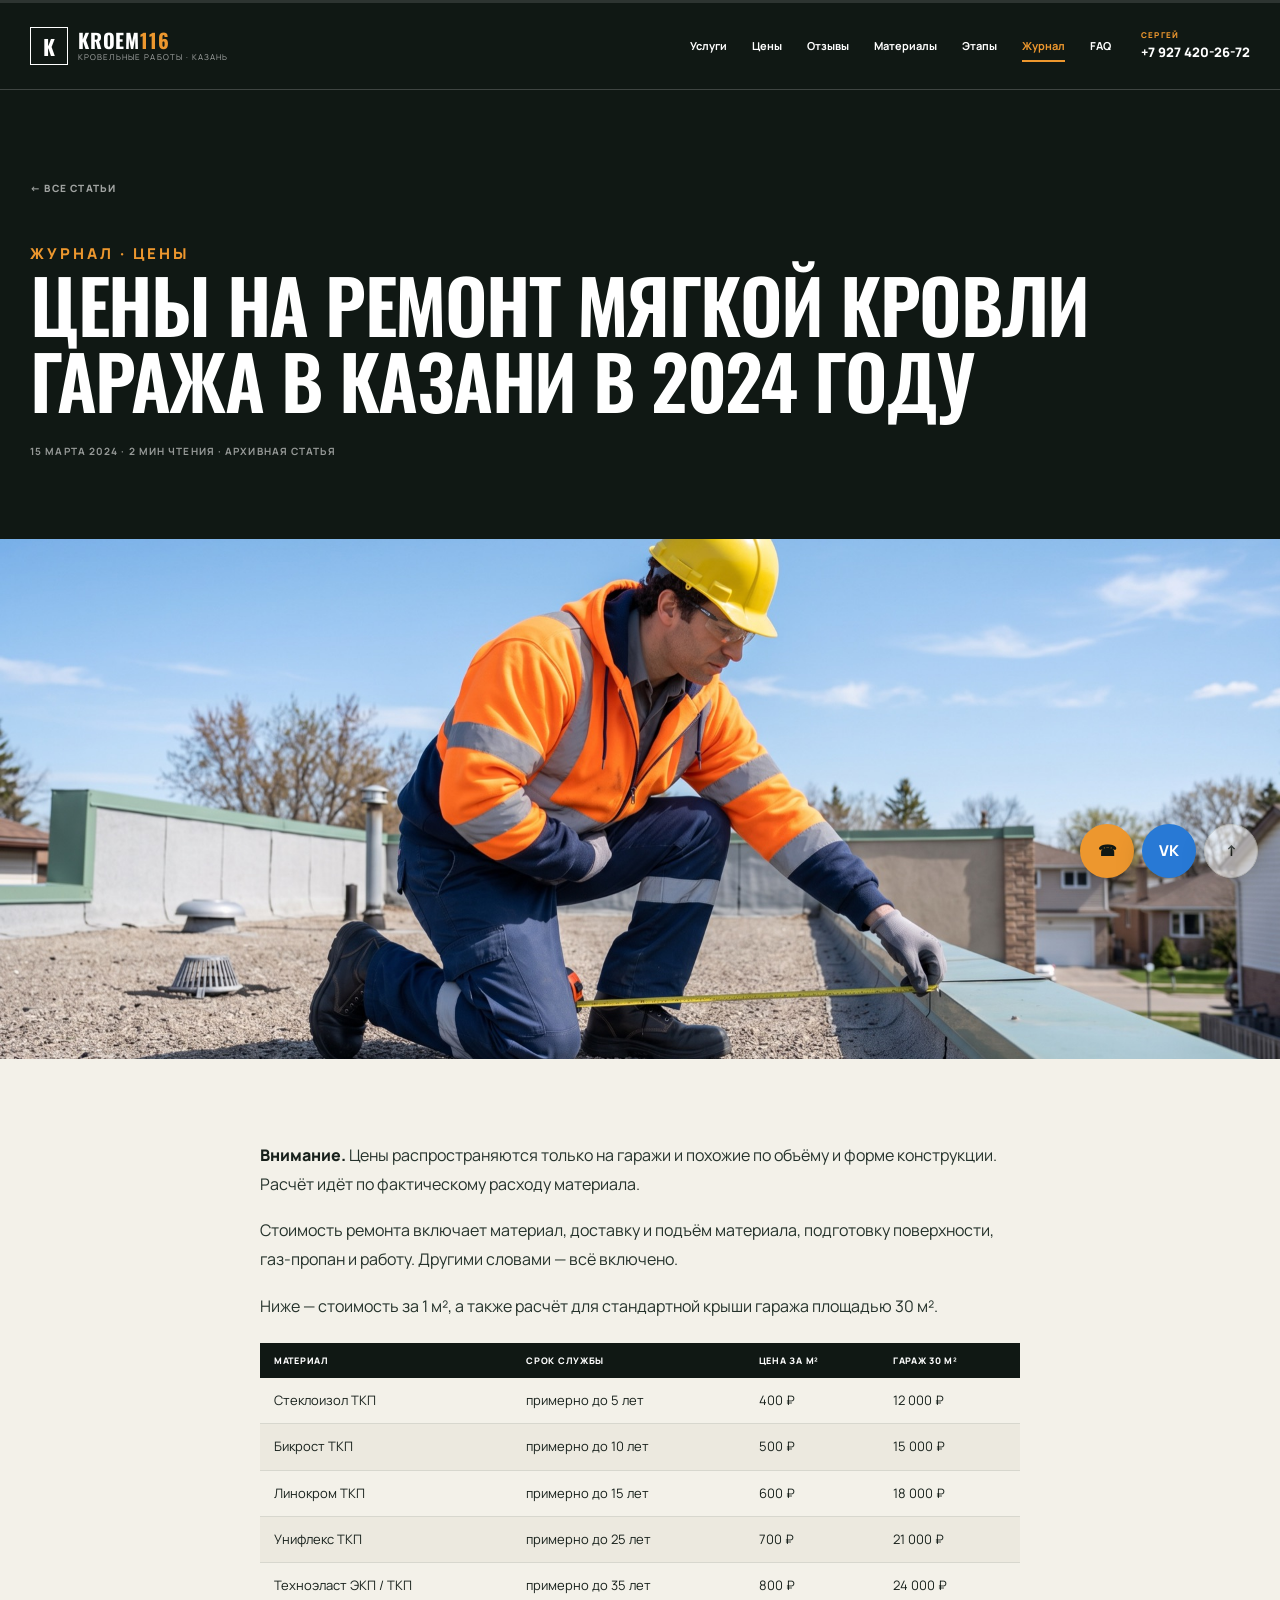
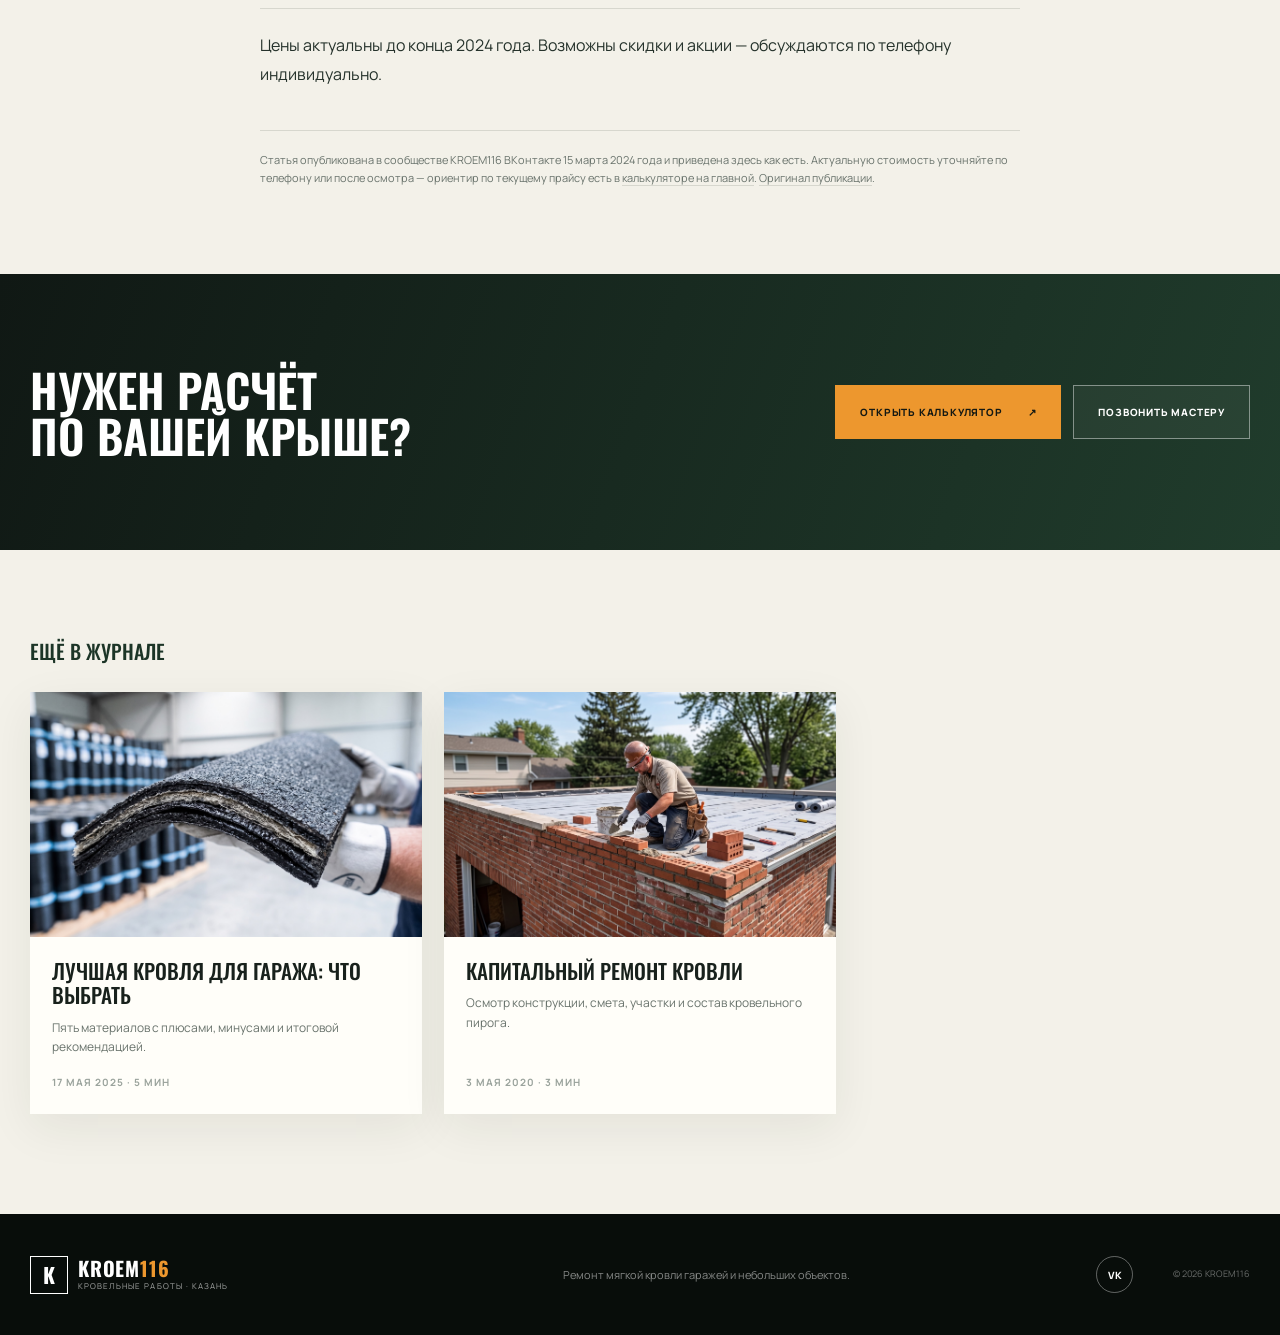
<file: blog-ceny-2024.html>
<!doctype html>
<html lang="ru"><head><meta charset="utf-8"><meta name="viewport" content="width=device-width,initial-scale=1"><meta name="theme-color" content="#101814"><meta name="description" content="Цены на ремонт мягкой кровли гаража в Казани в 2024 году: стоимость за м² по пяти материалам — от стеклоизола до техноэласта — и готовый расчёт для гаража 30 м²."><title>Цены на ремонт мягкой кровли гаража в Казани, 2024 — KROEM116</title><link rel="icon" href="favicon.svg" type="image/svg+xml"><link rel="stylesheet" href="styles.css"><script src="script.js" defer></script></head>
<body>
<div class="scroll-progress" aria-hidden="true"><span></span></div><header class="header"><div class="wrap header-inner"><a class="brand" href="index.html" aria-label="KROEM116 — на главную"><span class="brand-mark">К</span><strong>KROEM<em>116</em></strong><small>КРОВЕЛЬНЫЕ РАБОТЫ · КАЗАНЬ</small></a><nav class="nav" aria-label="Главное меню"><a href="index.html#services">Услуги</a><a href="index.html#prices">Цены</a><a href="index.html#works">Отзывы</a><a href="index.html#materials">Материалы</a><a href="index.html#process">Этапы</a><a href="blog.html" aria-current="page">Журнал</a><a href="index.html#faq">FAQ</a></nav><a class="header-phone" href="tel:+79274202672"><small>Сергей</small>+7 927 420-26-72</a></div></header>
<main><article><section class="page-head" id="top"><div class="wrap"><a class="back-link" href="blog.html">← Все статьи</a><p class="eyebrow">Журнал · Цены</p><h1>Цены на ремонт мягкой кровли гаража в Казани в 2024 году</h1><p class="article-meta">15 марта 2024 · 2 мин чтения · архивная статья</p></div></section>
<section class="article-cover"><img src="assets/images/inspection.jpg" alt="Мастер делает замер плоской кровли перед составлением сметы"></section>
<section class="article-body"><div class="prose">
<p><strong>Внимание.</strong> Цены распространяются только на гаражи и похожие по объёму и форме конструкции. Расчёт идёт по фактическому расходу материала.</p>
<p>Стоимость ремонта включает материал, доставку и подъём материала, подготовку поверхности, газ-пропан и работу. Другими словами — всё включено.</p>
<p>Ниже — стоимость за 1 м², а также расчёт для стандартной крыши гаража площадью 30 м².</p>
<div class="table-wrap"><table><thead><tr><th>Материал</th><th>Срок службы</th><th>Цена за м²</th><th>Гараж 30 м²</th></tr></thead><tbody>
<tr><td>Стеклоизол ТКП</td><td>примерно до 5 лет</td><td>400 ₽</td><td>12 000 ₽</td></tr>
<tr><td>Бикрост ТКП</td><td>примерно до 10 лет</td><td>500 ₽</td><td>15 000 ₽</td></tr>
<tr><td>Линокром ТКП</td><td>примерно до 15 лет</td><td>600 ₽</td><td>18 000 ₽</td></tr>
<tr><td>Унифлекс ТКП</td><td>примерно до 25 лет</td><td>700 ₽</td><td>21 000 ₽</td></tr>
<tr><td>Техноэласт ЭКП / ТКП</td><td>примерно до 35 лет</td><td>800 ₽</td><td>24 000 ₽</td></tr>
</tbody></table></div>
<p>Цены актуальны до конца 2024 года. Возможны скидки и акции — обсуждаются по телефону индивидуально.</p>
</div>
<p class="article-source">Статья опубликована в сообществе KROEM116 ВКонтакте 15 марта 2024 года и приведена здесь как есть. Актуальную стоимость уточняйте по телефону или после осмотра — ориентир по текущему прайсу есть в <a href="index.html#calculator">калькуляторе на главной</a>. <a href="https://vk.com/@kroem116-ceny-na-remont-myagkoi-krovli-garazha-v-kazani-v-2024-godu" target="_blank" rel="noopener">Оригинал публикации</a>.</p>
</section>
<section class="article-cta"><div class="wrap"><h2>Нужен расчёт<br>по вашей крыше?</h2><div class="cta-actions"><a class="btn btn-accent" href="index.html#calculator">Открыть калькулятор <b>↗</b></a><a class="btn btn-glass" href="tel:+79274202672">Позвонить мастеру</a></div></div></section>
<section class="more-posts"><div class="wrap"><h2>Ещё в журнале</h2><div class="post-grid">
<a class="post-card reveal" href="blog-krovlya-dlya-garazha.html"><figure><img src="assets/images/material-cut.jpg" alt="Слои рулонного кровельного материала" loading="lazy"></figure><div><h2>Лучшая кровля для гаража: что выбрать</h2><p>Пять материалов с плюсами, минусами и итоговой рекомендацией.</p><span class="j-meta">17 мая 2025 · 5 мин</span></div></a>
<a class="post-card reveal" href="blog-kapitalnyi-remont.html"><figure><img src="assets/images/brick-repair.jpg" alt="Подготовка основания и парапета плоской кровли" loading="lazy"></figure><div><h2>Капитальный ремонт кровли</h2><p>Осмотр конструкции, смета, участки и состав кровельного пирога.</p><span class="j-meta">3 мая 2020 · 3 мин</span></div></a>
</div></div></section>
</article></main>
<footer><div class="wrap footer-grid"><a class="brand" href="index.html"><span class="brand-mark">К</span><strong>KROEM<em>116</em></strong><small>КРОВЕЛЬНЫЕ РАБОТЫ · КАЗАНЬ</small></a><p>Ремонт мягкой кровли гаражей и небольших объектов.</p><a href="https://vk.com/kroem116" target="_blank" rel="noopener" aria-label="KROEM116 ВКонтакте" class="vk-icon">VK</a><small>© <span data-year></span> KROEM116</small></div></footer>
<div class="quick-actions" aria-label="Быстрые действия"><a class="quick-phone" href="tel:+79274202672"><span>☎</span><b>Позвонить</b></a><a class="quick-vk" href="https://vk.com/kroem116" target="_blank" rel="noopener"><span>VK</span><b>Написать</b></a><a class="quick-top" href="#top"><span>↑</span><b>Наверх</b></a></div>
</body></html>
</file>
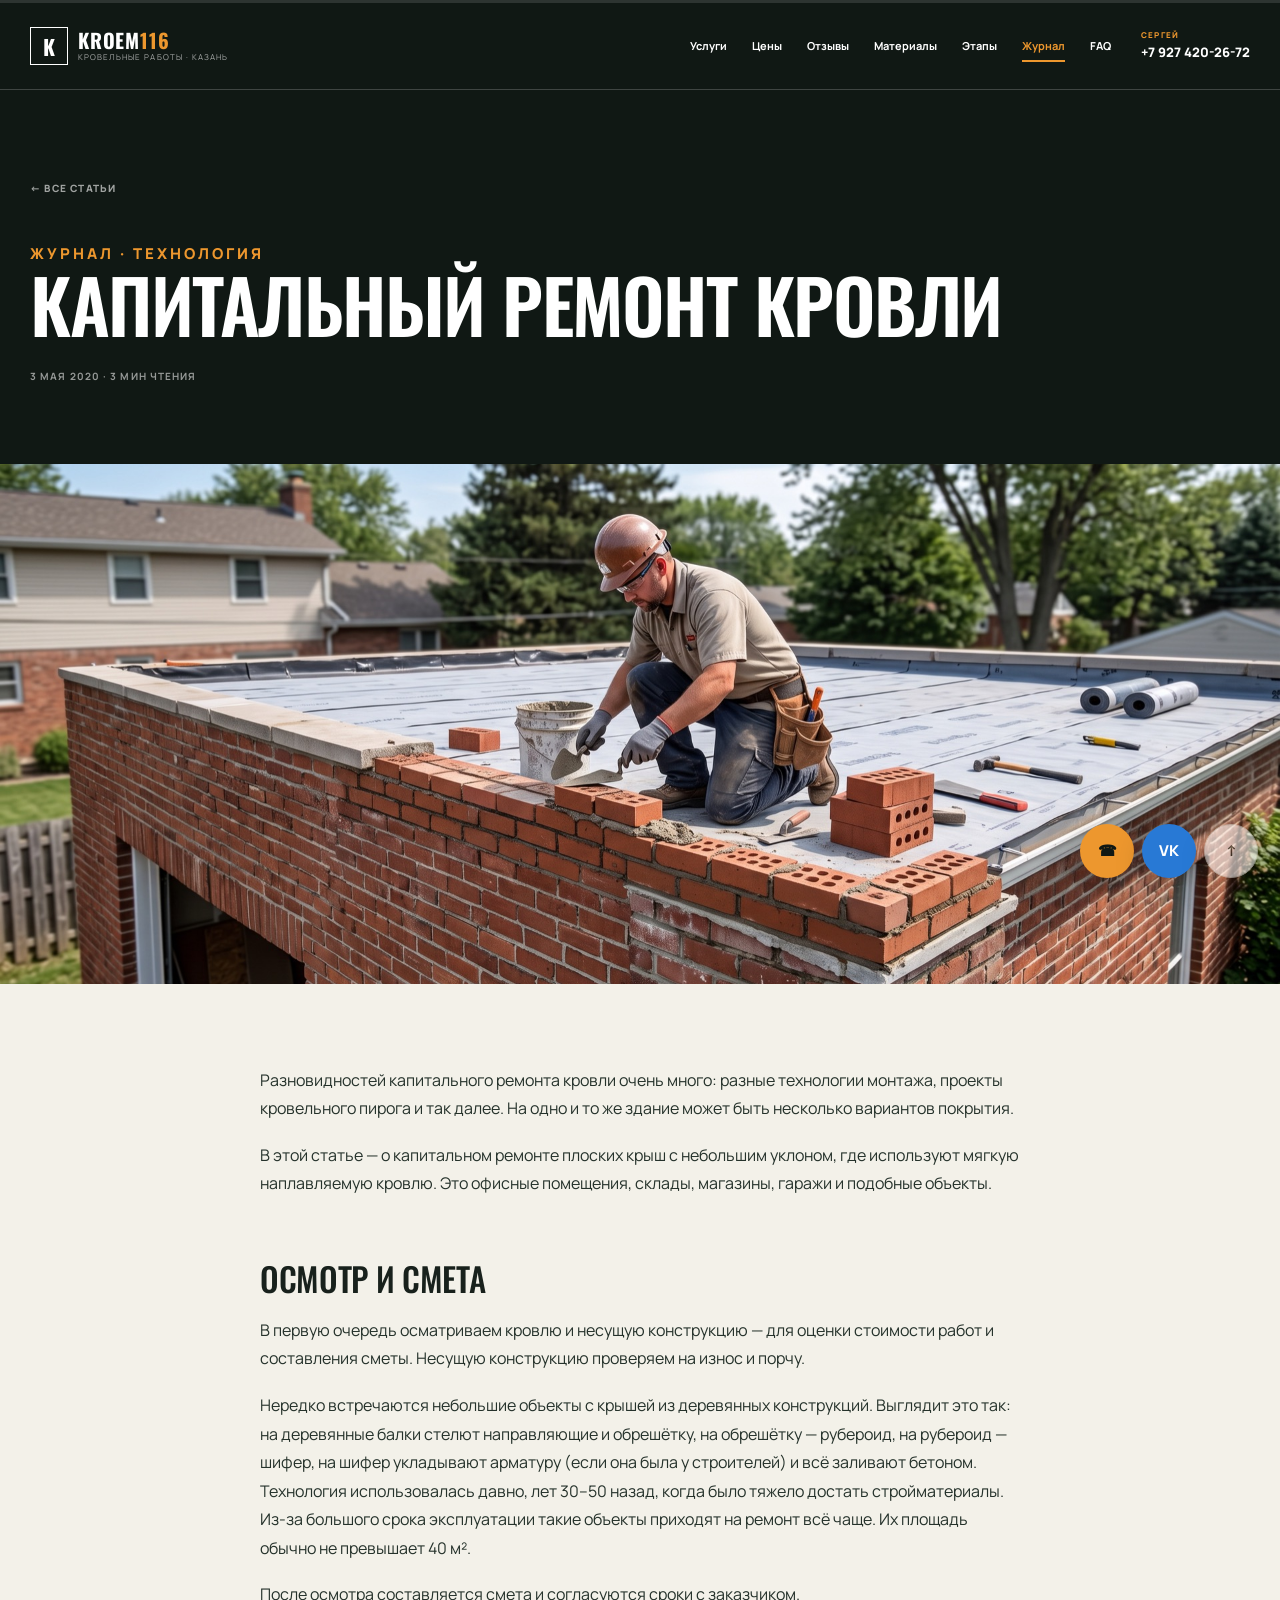
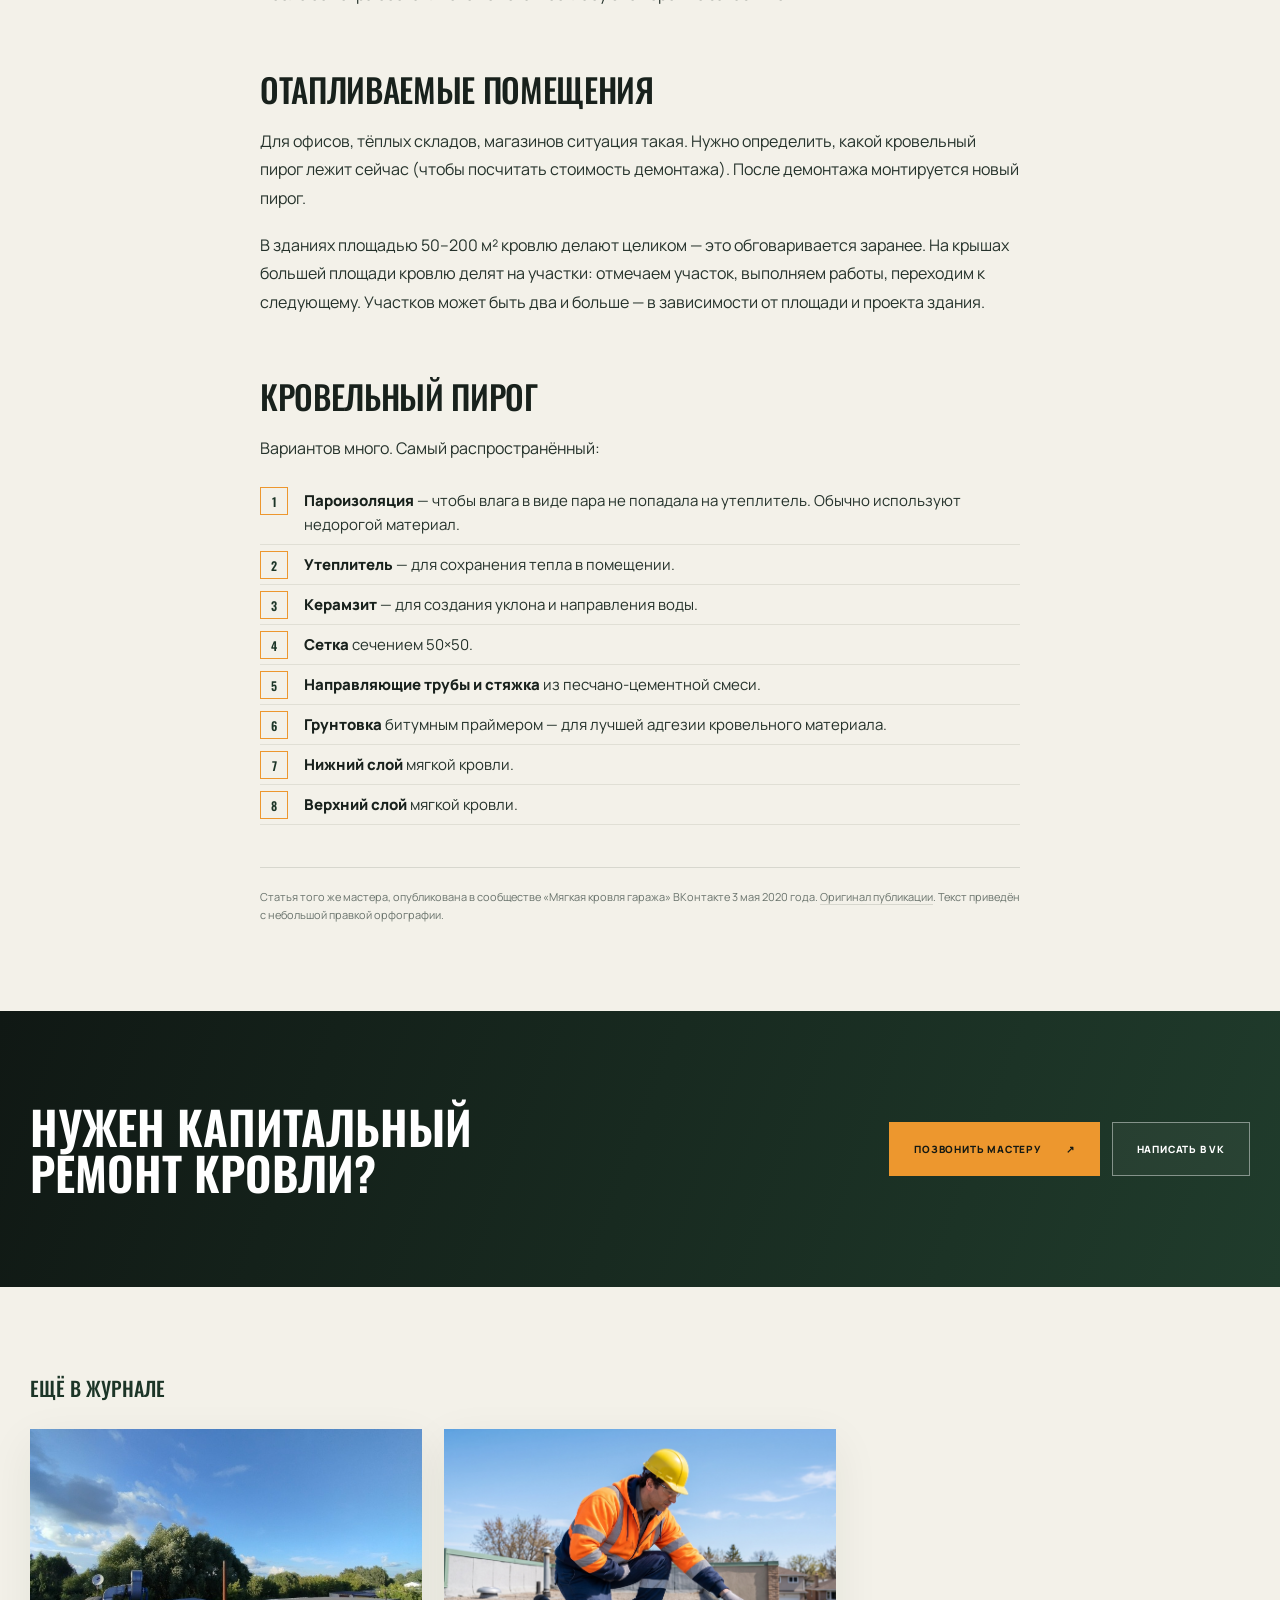
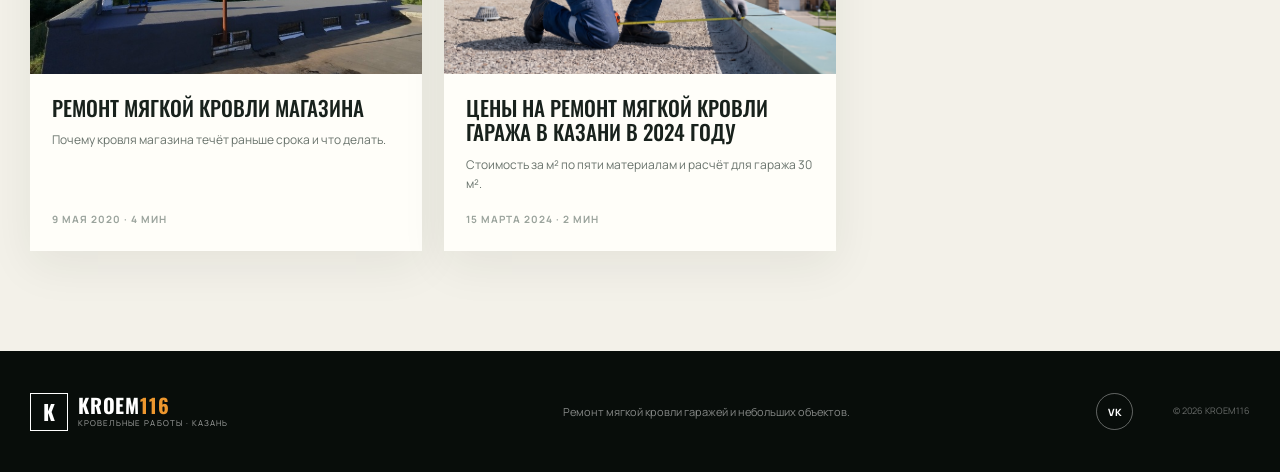
<file: blog-kapitalnyi-remont.html>
<!doctype html>
<html lang="ru"><head><meta charset="utf-8"><meta name="viewport" content="width=device-width,initial-scale=1"><meta name="theme-color" content="#101814"><meta name="description" content="Капитальный ремонт плоской кровли с небольшим уклоном: осмотр несущей конструкции, смета, деление крыши на участки и типовой состав кровельного пирога из 8 слоёв."><title>Капитальный ремонт кровли — KROEM116, Казань</title><link rel="icon" href="favicon.svg" type="image/svg+xml"><link rel="stylesheet" href="styles.css"><script src="script.js" defer></script></head>
<body>
<div class="scroll-progress" aria-hidden="true"><span></span></div><header class="header"><div class="wrap header-inner"><a class="brand" href="index.html" aria-label="KROEM116 — на главную"><span class="brand-mark">К</span><strong>KROEM<em>116</em></strong><small>КРОВЕЛЬНЫЕ РАБОТЫ · КАЗАНЬ</small></a><nav class="nav" aria-label="Главное меню"><a href="index.html#services">Услуги</a><a href="index.html#prices">Цены</a><a href="index.html#works">Отзывы</a><a href="index.html#materials">Материалы</a><a href="index.html#process">Этапы</a><a href="blog.html" aria-current="page">Журнал</a><a href="index.html#faq">FAQ</a></nav><a class="header-phone" href="tel:+79274202672"><small>Сергей</small>+7 927 420-26-72</a></div></header>
<main><article><section class="page-head" id="top"><div class="wrap"><a class="back-link" href="blog.html">← Все статьи</a><p class="eyebrow">Журнал · Технология</p><h1>Капитальный ремонт кровли</h1><p class="article-meta">3 мая 2020 · 3 мин чтения</p></div></section>
<section class="article-cover"><img src="assets/images/brick-repair.jpg" alt="Подготовка основания и восстановление парапета плоской кровли"></section>
<section class="article-body"><div class="prose">
<p>Разновидностей капитального ремонта кровли очень много: разные технологии монтажа, проекты кровельного пирога и так далее. На одно и то же здание может быть несколько вариантов покрытия.</p>
<p>В этой статье — о капитальном ремонте плоских крыш с небольшим уклоном, где используют мягкую наплавляемую кровлю. Это офисные помещения, склады, магазины, гаражи и подобные объекты.</p>
<h2>Осмотр и смета</h2>
<p>В первую очередь осматриваем кровлю и несущую конструкцию — для оценки стоимости работ и составления сметы. Несущую конструкцию проверяем на износ и порчу.</p>
<p>Нередко встречаются небольшие объекты с крышей из деревянных конструкций. Выглядит это так: на деревянные балки стелют направляющие и обрешётку, на обрешётку — рубероид, на рубероид — шифер, на шифер укладывают арматуру (если она была у строителей) и всё заливают бетоном. Технология использовалась давно, лет 30–50 назад, когда было тяжело достать стройматериалы. Из-за большого срока эксплуатации такие объекты приходят на ремонт всё чаще. Их площадь обычно не превышает 40 м².</p>
<p>После осмотра составляется смета и согласуются сроки с заказчиком.</p>
<h2>Отапливаемые помещения</h2>
<p>Для офисов, тёплых складов, магазинов ситуация такая. Нужно определить, какой кровельный пирог лежит сейчас (чтобы посчитать стоимость демонтажа). После демонтажа монтируется новый пирог.</p>
<p>В зданиях площадью 50–200 м² кровлю делают целиком — это обговаривается заранее. На крышах большей площади кровлю делят на участки: отмечаем участок, выполняем работы, переходим к следующему. Участков может быть два и больше — в зависимости от площади и проекта здания.</p>
<h2>Кровельный пирог</h2>
<p>Вариантов много. Самый распространённый:</p>
<ol>
<li><strong>Пароизоляция</strong> — чтобы влага в виде пара не попадала на утеплитель. Обычно используют недорогой материал.</li>
<li><strong>Утеплитель</strong> — для сохранения тепла в помещении.</li>
<li><strong>Керамзит</strong> — для создания уклона и направления воды.</li>
<li><strong>Сетка</strong> сечением 50×50.</li>
<li><strong>Направляющие трубы и стяжка</strong> из песчано-цементной смеси.</li>
<li><strong>Грунтовка</strong> битумным праймером — для лучшей адгезии кровельного материала.</li>
<li><strong>Нижний слой</strong> мягкой кровли.</li>
<li><strong>Верхний слой</strong> мягкой кровли.</li>
</ol>
</div>
<p class="article-source">Статья того же мастера, опубликована в сообществе «Мягкая кровля гаража» ВКонтакте 3 мая 2020 года. <a href="https://vk.com/@myagkaya_krovlya_garazha-kapitalnyi-remont-krovli" target="_blank" rel="noopener">Оригинал публикации</a>. Текст приведён с небольшой правкой орфографии.</p>
</section>
<section class="article-cta"><div class="wrap"><h2>Нужен капитальный<br>ремонт кровли?</h2><div class="cta-actions"><a class="btn btn-accent" href="tel:+79274202672">Позвонить мастеру <b>↗</b></a><a class="btn btn-glass" href="https://vk.com/kroem116" target="_blank" rel="noopener">Написать в VK</a></div></div></section>
<section class="more-posts"><div class="wrap"><h2>Ещё в журнале</h2><div class="post-grid">
<a class="post-card reveal" href="blog-remont-krovli-magazina.html"><figure><img src="assets/images/production-roof-01.jpg" alt="Мягкая кровля торгового помещения" loading="lazy"></figure><div><h2>Ремонт мягкой кровли магазина</h2><p>Почему кровля магазина течёт раньше срока и что делать.</p><span class="j-meta">9 мая 2020 · 4 мин</span></div></a>
<a class="post-card reveal" href="blog-ceny-2024.html"><figure><img src="assets/images/inspection.jpg" alt="Замер плоской кровли перед сметой" loading="lazy"></figure><div><h2>Цены на ремонт мягкой кровли гаража в Казани в 2024 году</h2><p>Стоимость за м² по пяти материалам и расчёт для гаража 30 м².</p><span class="j-meta">15 марта 2024 · 2 мин</span></div></a>
</div></div></section>
</article></main>
<footer><div class="wrap footer-grid"><a class="brand" href="index.html"><span class="brand-mark">К</span><strong>KROEM<em>116</em></strong><small>КРОВЕЛЬНЫЕ РАБОТЫ · КАЗАНЬ</small></a><p>Ремонт мягкой кровли гаражей и небольших объектов.</p><a href="https://vk.com/kroem116" target="_blank" rel="noopener" aria-label="KROEM116 ВКонтакте" class="vk-icon">VK</a><small>© <span data-year></span> KROEM116</small></div></footer>
<div class="quick-actions" aria-label="Быстрые действия"><a class="quick-phone" href="tel:+79274202672"><span>☎</span><b>Позвонить</b></a><a class="quick-vk" href="https://vk.com/kroem116" target="_blank" rel="noopener"><span>VK</span><b>Написать</b></a><a class="quick-top" href="#top"><span>↑</span><b>Наверх</b></a></div>
</body></html>
</file>
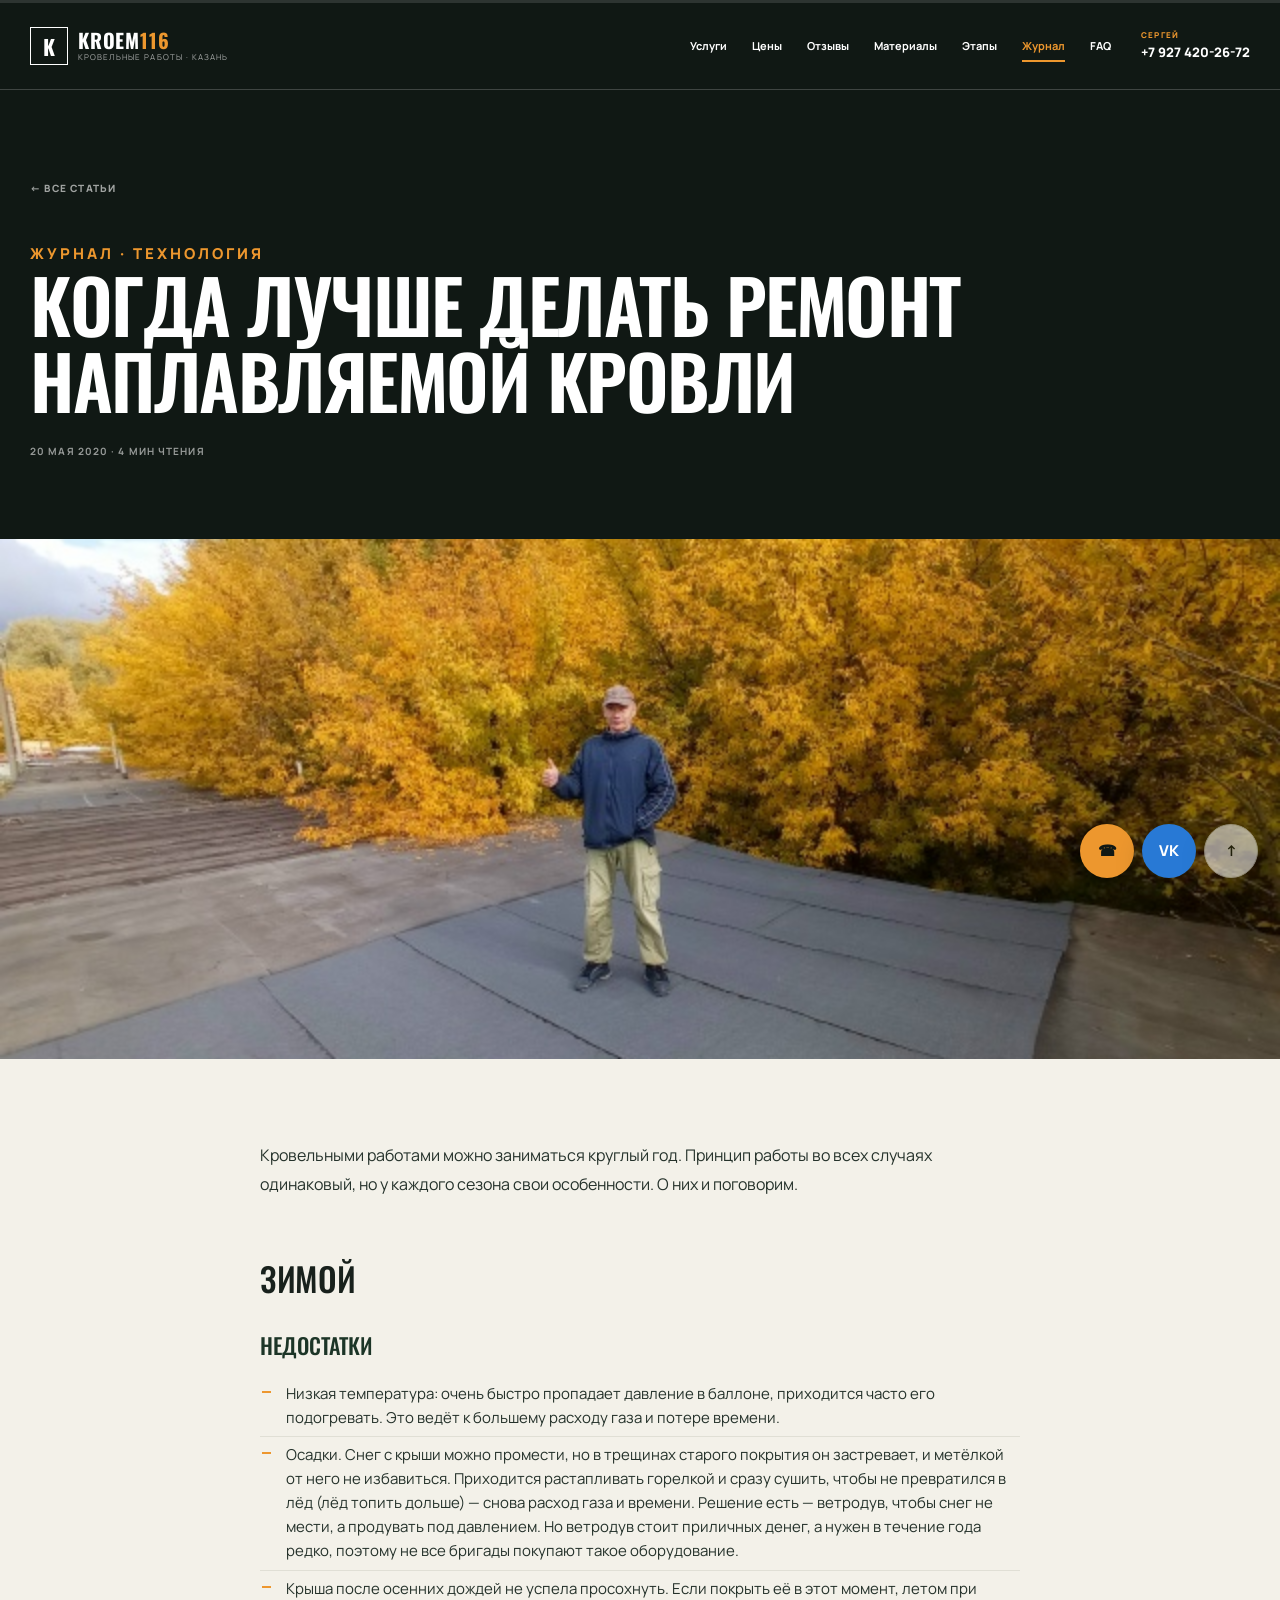
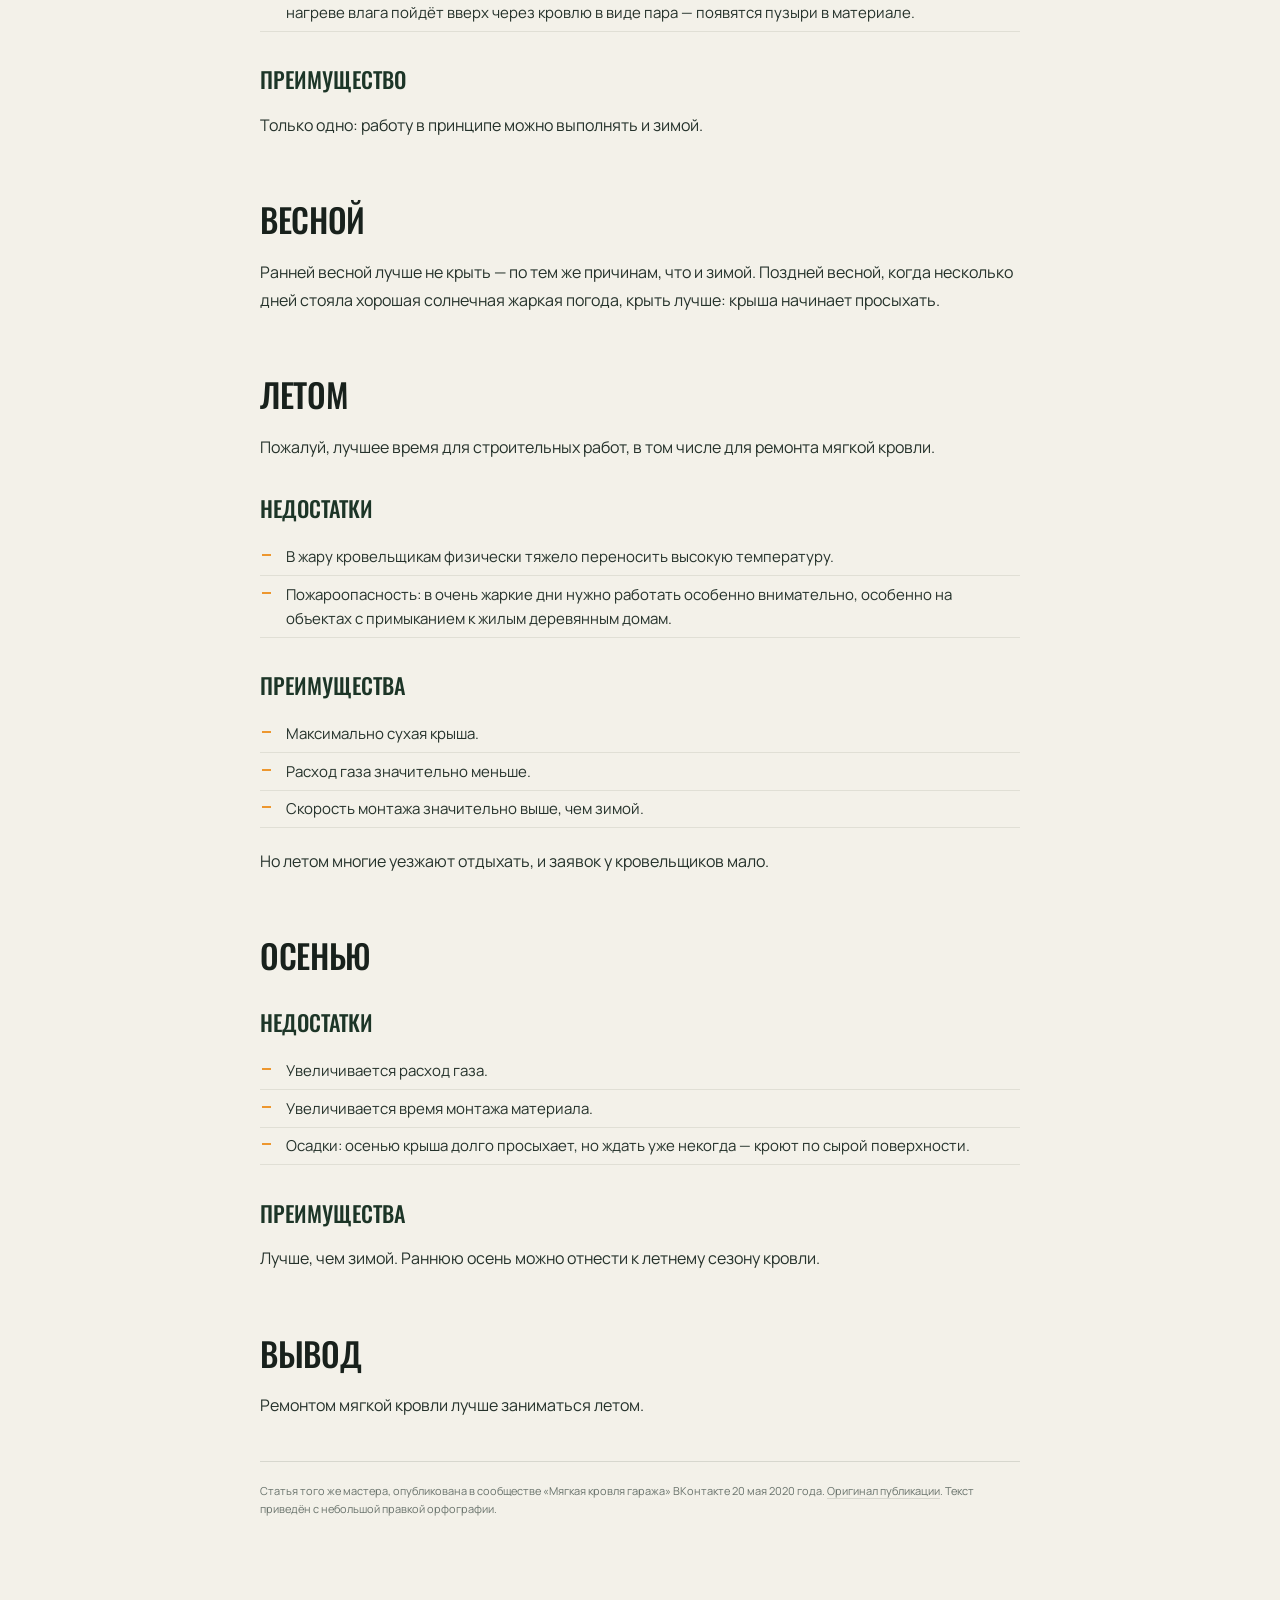
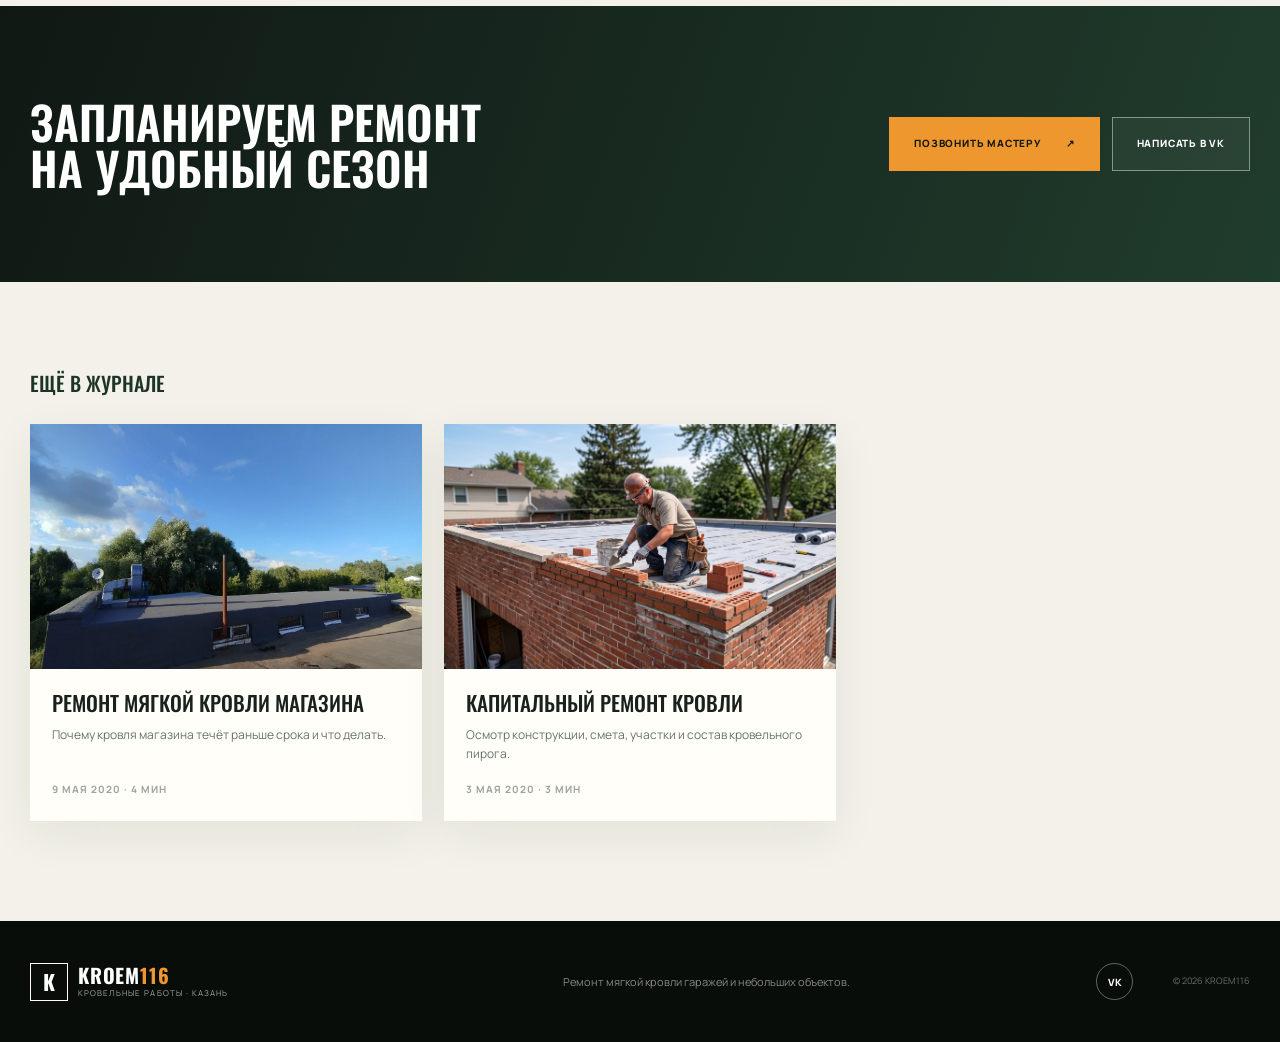
<file: blog-kogda-delat-remont.html>
<!doctype html>
<html lang="ru"><head><meta charset="utf-8"><meta name="viewport" content="width=device-width,initial-scale=1"><meta name="theme-color" content="#101814"><meta name="description" content="Когда лучше делать ремонт наплавляемой кровли: плюсы и минусы зимы, весны, лета и осени по опыту мастера KROEM116. Почему летом монтаж быстрее и дешевле по газу."><title>Когда лучше делать ремонт наплавляемой кровли — KROEM116</title><link rel="icon" href="favicon.svg" type="image/svg+xml"><link rel="stylesheet" href="styles.css"><script src="script.js" defer></script></head>
<body>
<div class="scroll-progress" aria-hidden="true"><span></span></div><header class="header"><div class="wrap header-inner"><a class="brand" href="index.html" aria-label="KROEM116 — на главную"><span class="brand-mark">К</span><strong>KROEM<em>116</em></strong><small>КРОВЕЛЬНЫЕ РАБОТЫ · КАЗАНЬ</small></a><nav class="nav" aria-label="Главное меню"><a href="index.html#services">Услуги</a><a href="index.html#prices">Цены</a><a href="index.html#works">Отзывы</a><a href="index.html#materials">Материалы</a><a href="index.html#process">Этапы</a><a href="blog.html" aria-current="page">Журнал</a><a href="index.html#faq">FAQ</a></nav><a class="header-phone" href="tel:+79274202672"><small>Сергей</small>+7 927 420-26-72</a></div></header>
<main><article><section class="page-head" id="top"><div class="wrap"><a class="back-link" href="blog.html">← Все статьи</a><p class="eyebrow">Журнал · Технология</p><h1>Когда лучше делать ремонт наплавляемой кровли</h1><p class="article-meta">20 мая 2020 · 4 мин чтения</p></div></section>
<section class="article-cover"><img src="assets/images/roof-details-01.jpg" alt="Готовая мягкая кровля гаража осенью, на фоне жёлтой листвы"></section>
<section class="article-body"><div class="prose">
<p>Кровельными работами можно заниматься круглый год. Принцип работы во всех случаях одинаковый, но у каждого сезона свои особенности. О них и поговорим.</p>
<h2>Зимой</h2>
<h3>Недостатки</h3>
<ul><li>Низкая температура: очень быстро пропадает давление в баллоне, приходится часто его подогревать. Это ведёт к большему расходу газа и потере времени.</li><li>Осадки. Снег с крыши можно промести, но в трещинах старого покрытия он застревает, и метёлкой от него не избавиться. Приходится растапливать горелкой и сразу сушить, чтобы не превратился в лёд (лёд топить дольше) — снова расход газа и времени. Решение есть — ветродув, чтобы снег не мести, а продувать под давлением. Но ветродув стоит приличных денег, а нужен в течение года редко, поэтому не все бригады покупают такое оборудование.</li><li>Крыша после осенних дождей не успела просохнуть. Если покрыть её в этот момент, летом при нагреве влага пойдёт вверх через кровлю в виде пара — появятся пузыри в материале.</li></ul>
<h3>Преимущество</h3>
<p>Только одно: работу в принципе можно выполнять и зимой.</p>
<h2>Весной</h2>
<p>Ранней весной лучше не крыть — по тем же причинам, что и зимой. Поздней весной, когда несколько дней стояла хорошая солнечная жаркая погода, крыть лучше: крыша начинает просыхать.</p>
<h2>Летом</h2>
<p>Пожалуй, лучшее время для строительных работ, в том числе для ремонта мягкой кровли.</p>
<h3>Недостатки</h3>
<ul><li>В жару кровельщикам физически тяжело переносить высокую температуру.</li><li>Пожароопасность: в очень жаркие дни нужно работать особенно внимательно, особенно на объектах с примыканием к жилым деревянным домам.</li></ul>
<h3>Преимущества</h3>
<ul><li>Максимально сухая крыша.</li><li>Расход газа значительно меньше.</li><li>Скорость монтажа значительно выше, чем зимой.</li></ul>
<p>Но летом многие уезжают отдыхать, и заявок у кровельщиков мало.</p>
<h2>Осенью</h2>
<h3>Недостатки</h3>
<ul><li>Увеличивается расход газа.</li><li>Увеличивается время монтажа материала.</li><li>Осадки: осенью крыша долго просыхает, но ждать уже некогда — кроют по сырой поверхности.</li></ul>
<h3>Преимущества</h3>
<p>Лучше, чем зимой. Раннюю осень можно отнести к летнему сезону кровли.</p>
<h2>Вывод</h2>
<p>Ремонтом мягкой кровли лучше заниматься летом.</p>
</div>
<p class="article-source">Статья того же мастера, опубликована в сообществе «Мягкая кровля гаража» ВКонтакте 20 мая 2020 года. <a href="https://vk.com/@myagkaya_krovlya_garazha-kogda-luchshe-delat-remont-naplavlyaemoi-krovli" target="_blank" rel="noopener">Оригинал публикации</a>. Текст приведён с небольшой правкой орфографии.</p>
</section>
<section class="article-cta"><div class="wrap"><h2>Запланируем ремонт<br>на удобный сезон</h2><div class="cta-actions"><a class="btn btn-accent" href="tel:+79274202672">Позвонить мастеру <b>↗</b></a><a class="btn btn-glass" href="https://vk.com/kroem116" target="_blank" rel="noopener">Написать в VK</a></div></div></section>
<section class="more-posts"><div class="wrap"><h2>Ещё в журнале</h2><div class="post-grid">
<a class="post-card reveal" href="blog-remont-krovli-magazina.html"><figure><img src="assets/images/production-roof-01.jpg" alt="Мягкая кровля торгового помещения" loading="lazy"></figure><div><h2>Ремонт мягкой кровли магазина</h2><p>Почему кровля магазина течёт раньше срока и что делать.</p><span class="j-meta">9 мая 2020 · 4 мин</span></div></a>
<a class="post-card reveal" href="blog-kapitalnyi-remont.html"><figure><img src="assets/images/brick-repair.jpg" alt="Подготовка основания и парапета плоской кровли" loading="lazy"></figure><div><h2>Капитальный ремонт кровли</h2><p>Осмотр конструкции, смета, участки и состав кровельного пирога.</p><span class="j-meta">3 мая 2020 · 3 мин</span></div></a>
</div></div></section>
</article></main>
<footer><div class="wrap footer-grid"><a class="brand" href="index.html"><span class="brand-mark">К</span><strong>KROEM<em>116</em></strong><small>КРОВЕЛЬНЫЕ РАБОТЫ · КАЗАНЬ</small></a><p>Ремонт мягкой кровли гаражей и небольших объектов.</p><a href="https://vk.com/kroem116" target="_blank" rel="noopener" aria-label="KROEM116 ВКонтакте" class="vk-icon">VK</a><small>© <span data-year></span> KROEM116</small></div></footer>
<div class="quick-actions" aria-label="Быстрые действия"><a class="quick-phone" href="tel:+79274202672"><span>☎</span><b>Позвонить</b></a><a class="quick-vk" href="https://vk.com/kroem116" target="_blank" rel="noopener"><span>VK</span><b>Написать</b></a><a class="quick-top" href="#top"><span>↑</span><b>Наверх</b></a></div>
</body></html>
</file>
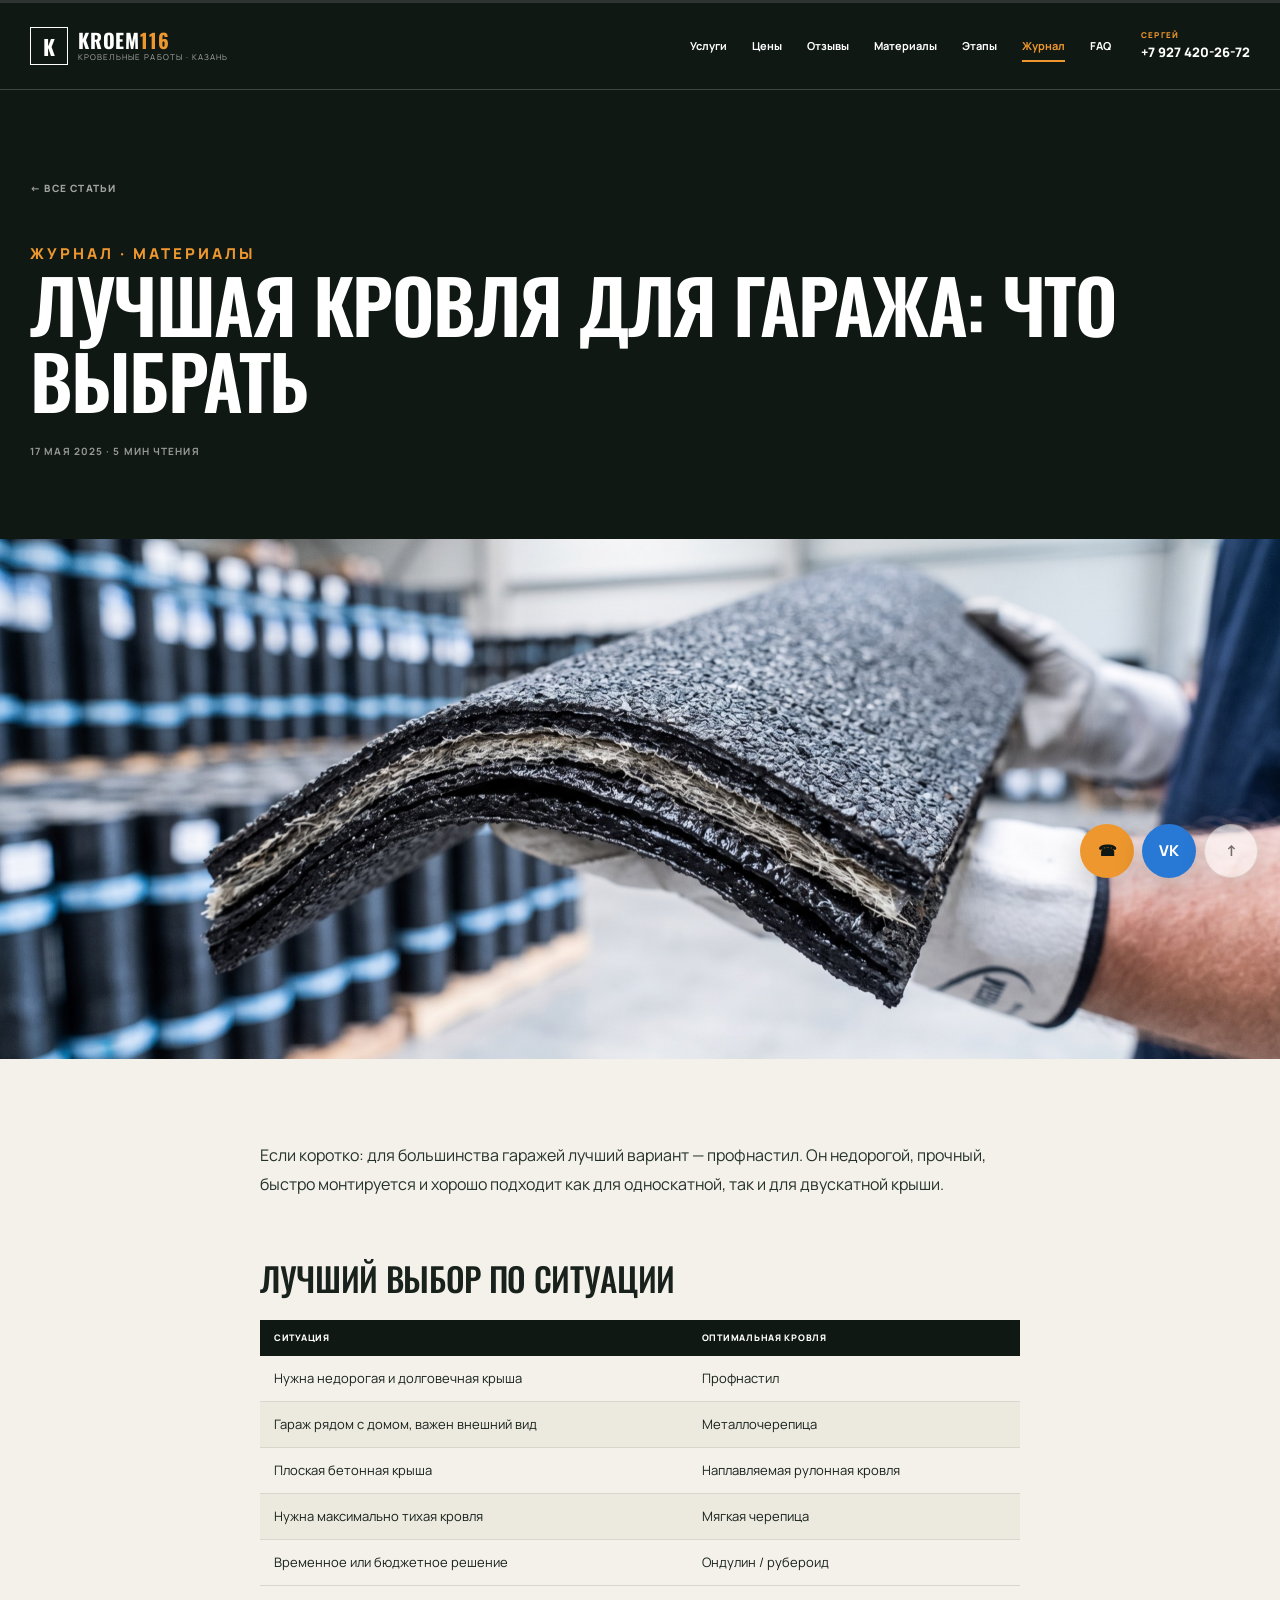
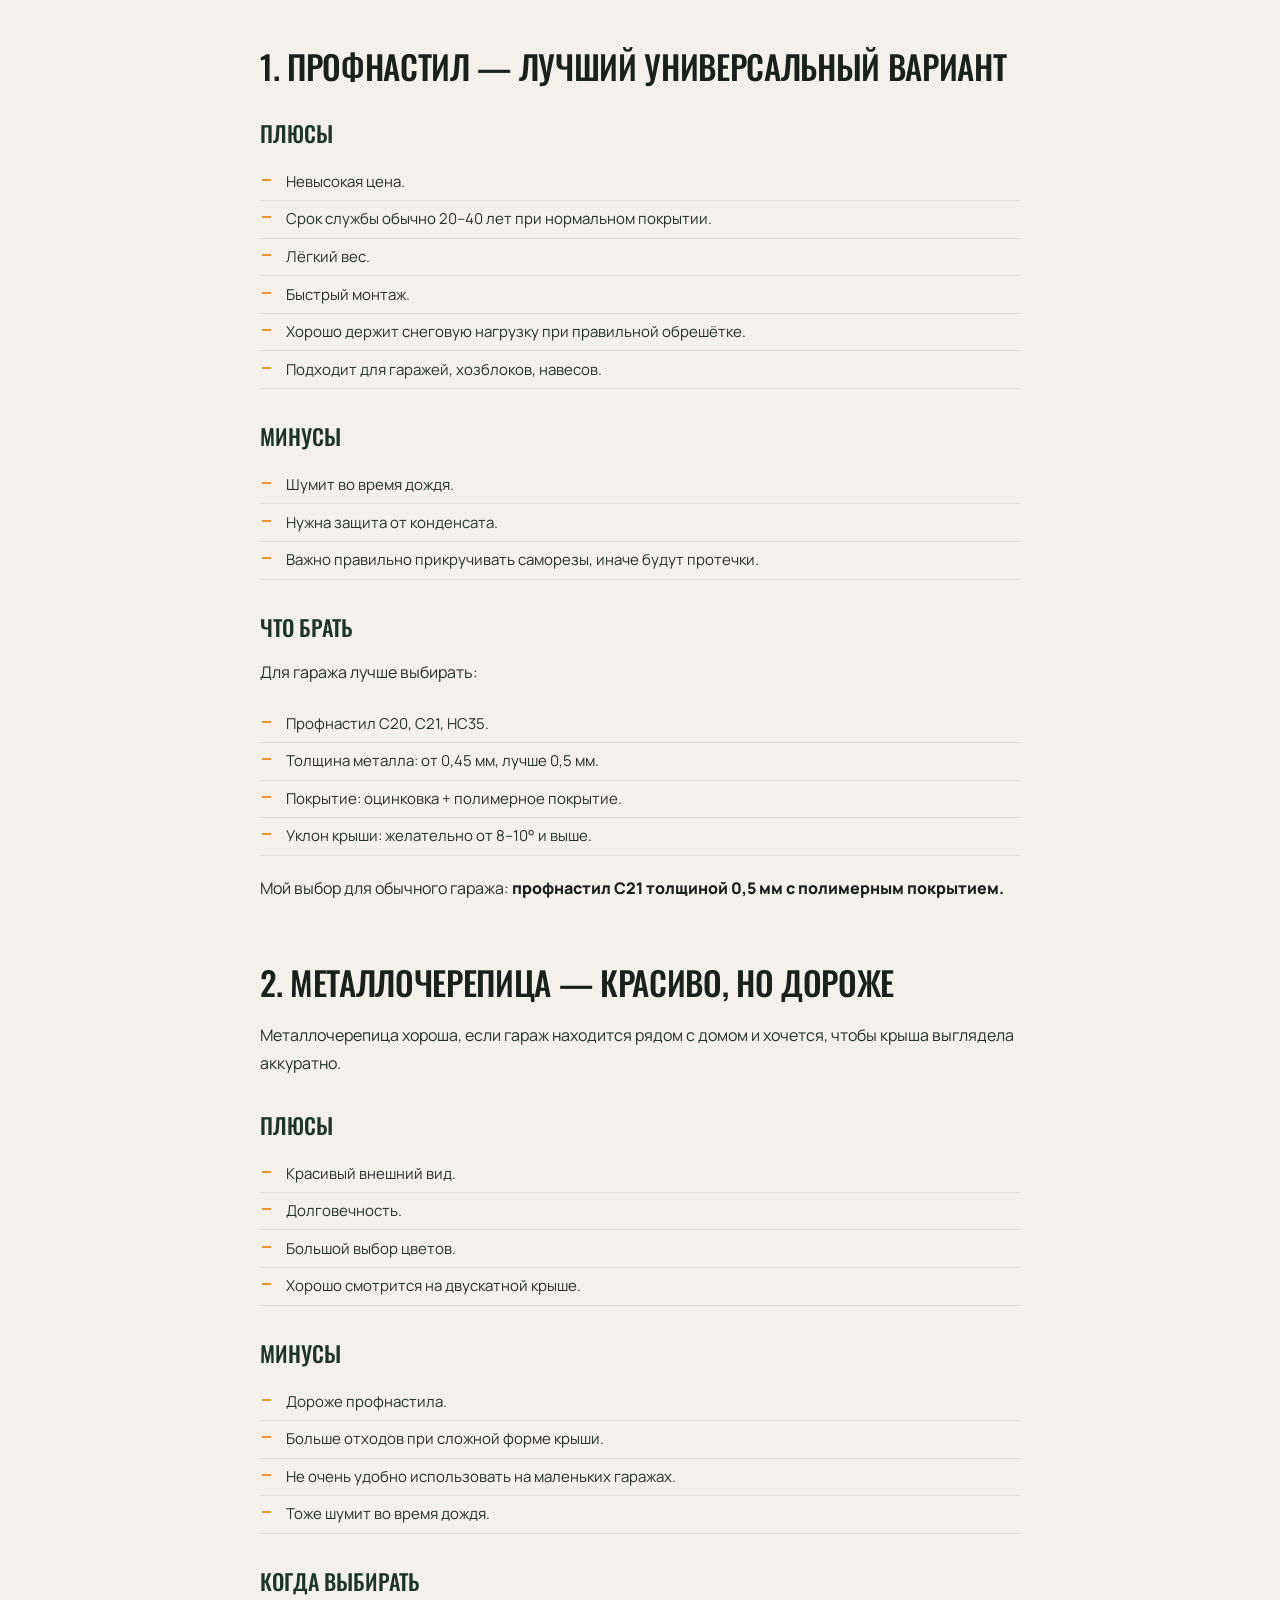
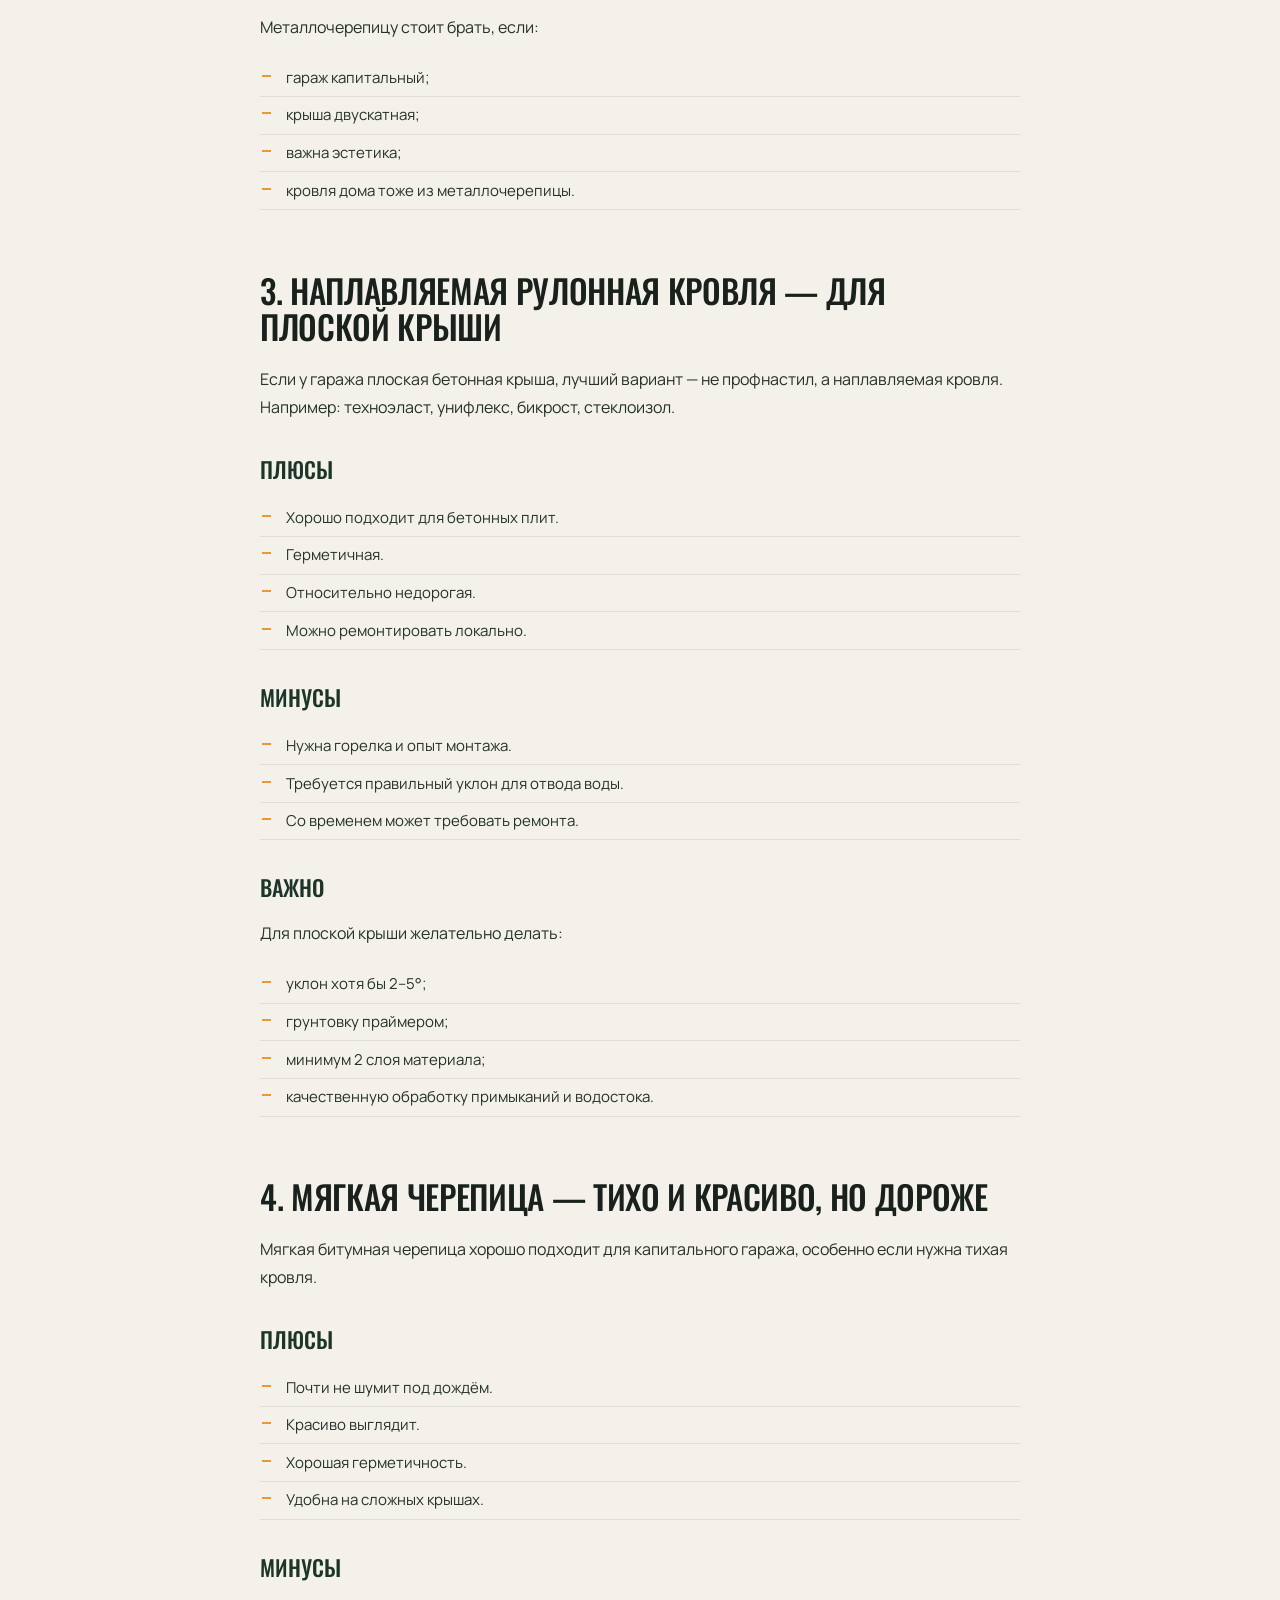
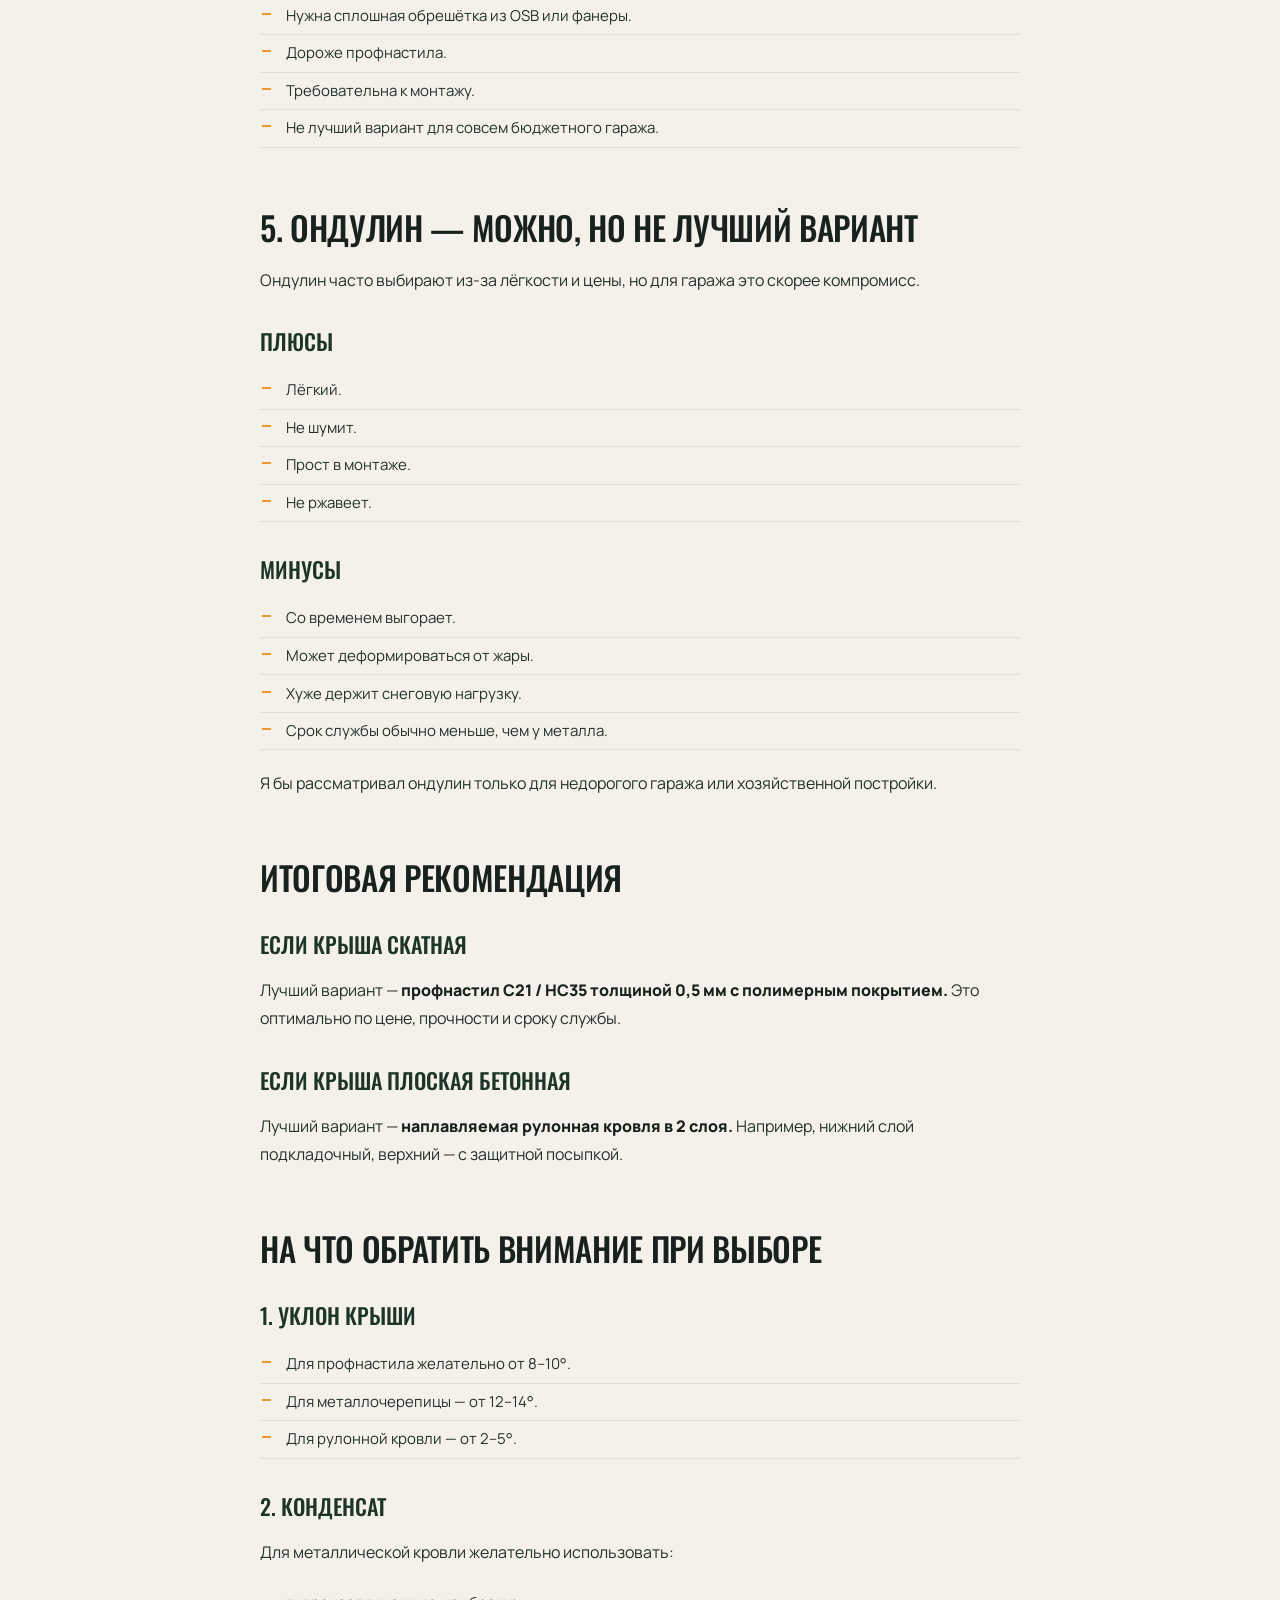
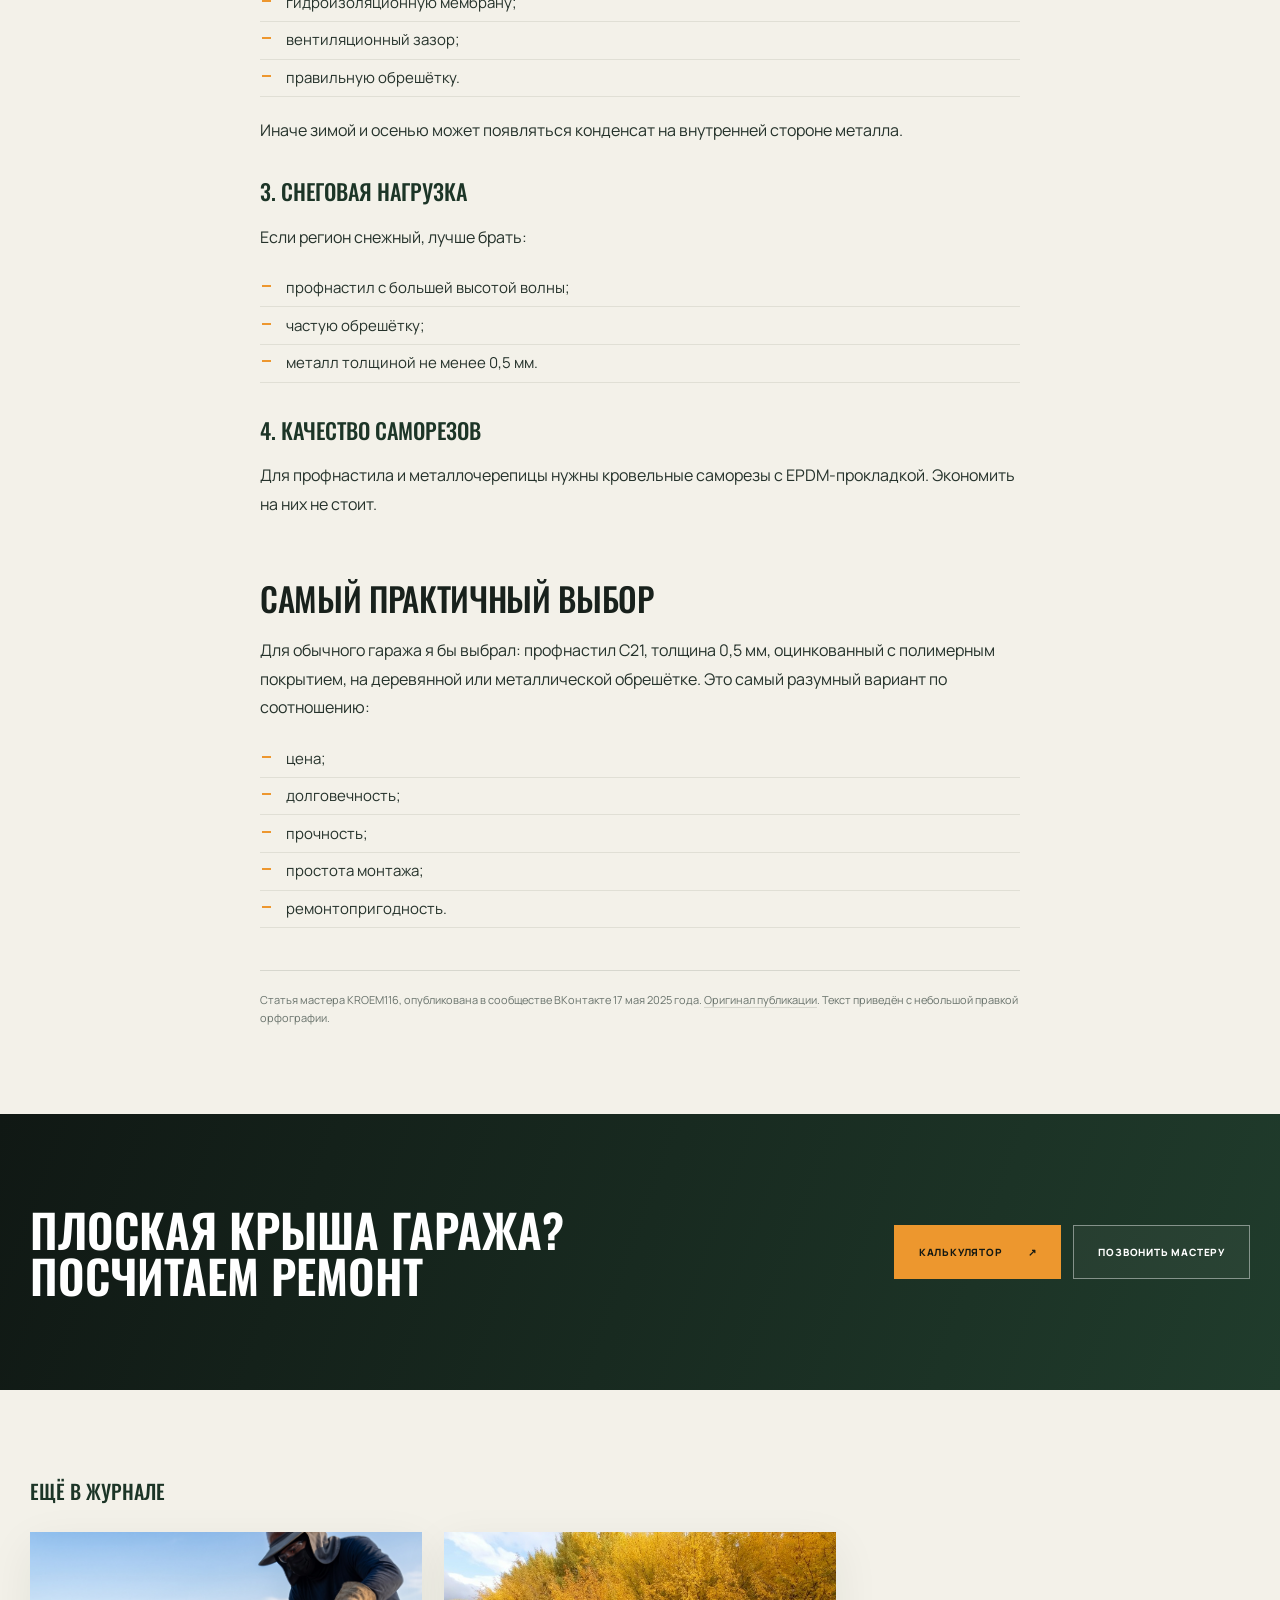
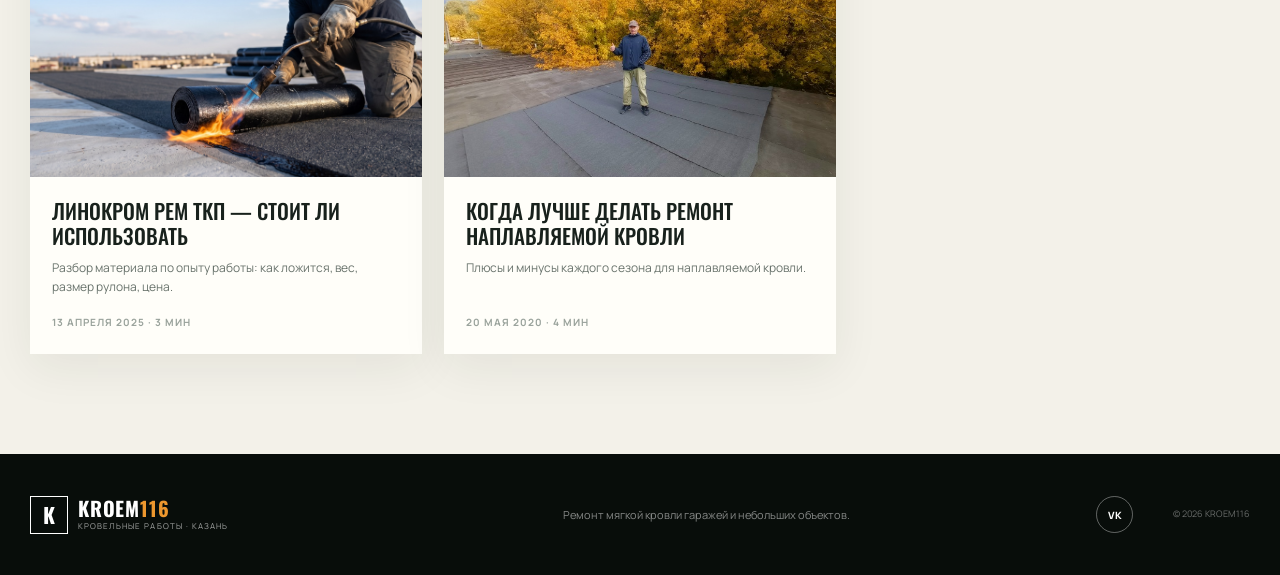
<file: blog-krovlya-dlya-garazha.html>
<!doctype html>
<html lang="ru"><head><meta charset="utf-8"><meta name="viewport" content="width=device-width,initial-scale=1"><meta name="theme-color" content="#101814"><meta name="description" content="Профнастил, металлочерепица, наплавляемая рулонная кровля, мягкая черепица или ондулин — какой материал выбрать для крыши гаража. Плюсы, минусы и итоговая рекомендация мастера KROEM116."><title>Лучшая кровля для гаража: что выбрать — KROEM116</title><link rel="icon" href="favicon.svg" type="image/svg+xml"><link rel="stylesheet" href="styles.css"><script src="script.js" defer></script></head>
<body>
<div class="scroll-progress" aria-hidden="true"><span></span></div><header class="header"><div class="wrap header-inner"><a class="brand" href="index.html" aria-label="KROEM116 — на главную"><span class="brand-mark">К</span><strong>KROEM<em>116</em></strong><small>КРОВЕЛЬНЫЕ РАБОТЫ · КАЗАНЬ</small></a><nav class="nav" aria-label="Главное меню"><a href="index.html#services">Услуги</a><a href="index.html#prices">Цены</a><a href="index.html#works">Отзывы</a><a href="index.html#materials">Материалы</a><a href="index.html#process">Этапы</a><a href="blog.html" aria-current="page">Журнал</a><a href="index.html#faq">FAQ</a></nav><a class="header-phone" href="tel:+79274202672"><small>Сергей</small>+7 927 420-26-72</a></div></header>
<main><article><section class="page-head" id="top"><div class="wrap"><a class="back-link" href="blog.html">← Все статьи</a><p class="eyebrow">Журнал · Материалы</p><h1>Лучшая кровля для гаража: что выбрать</h1><p class="article-meta">17 мая 2025 · 5 мин чтения</p></div></section>
<section class="article-cover"><img src="assets/images/material-cut.jpg" alt="Слои битумно-полимерного рулонного кровельного материала в руке кровельщика"></section>
<section class="article-body"><div class="prose">
<p>Если коротко: для большинства гаражей лучший вариант — профнастил. Он недорогой, прочный, быстро монтируется и хорошо подходит как для односкатной, так и для двускатной крыши.</p>
<h2>Лучший выбор по ситуации</h2>
<div class="table-wrap"><table><thead><tr><th>Ситуация</th><th>Оптимальная кровля</th></tr></thead><tbody>
<tr><td>Нужна недорогая и долговечная крыша</td><td>Профнастил</td></tr>
<tr><td>Гараж рядом с домом, важен внешний вид</td><td>Металлочерепица</td></tr>
<tr><td>Плоская бетонная крыша</td><td>Наплавляемая рулонная кровля</td></tr>
<tr><td>Нужна максимально тихая кровля</td><td>Мягкая черепица</td></tr>
<tr><td>Временное или бюджетное решение</td><td>Ондулин / рубероид</td></tr>
</tbody></table></div>
<h2>1. Профнастил — лучший универсальный вариант</h2>
<h3>Плюсы</h3>
<ul><li>Невысокая цена.</li><li>Срок службы обычно 20–40 лет при нормальном покрытии.</li><li>Лёгкий вес.</li><li>Быстрый монтаж.</li><li>Хорошо держит снеговую нагрузку при правильной обрешётке.</li><li>Подходит для гаражей, хозблоков, навесов.</li></ul>
<h3>Минусы</h3>
<ul><li>Шумит во время дождя.</li><li>Нужна защита от конденсата.</li><li>Важно правильно прикручивать саморезы, иначе будут протечки.</li></ul>
<h3>Что брать</h3>
<p>Для гаража лучше выбирать:</p>
<ul><li>Профнастил С20, С21, НС35.</li><li>Толщина металла: от 0,45 мм, лучше 0,5 мм.</li><li>Покрытие: оцинковка + полимерное покрытие.</li><li>Уклон крыши: желательно от 8–10° и выше.</li></ul>
<p>Мой выбор для обычного гаража: <strong>профнастил С21 толщиной 0,5 мм с полимерным покрытием.</strong></p>
<h2>2. Металлочерепица — красиво, но дороже</h2>
<p>Металлочерепица хороша, если гараж находится рядом с домом и хочется, чтобы крыша выглядела аккуратно.</p>
<h3>Плюсы</h3>
<ul><li>Красивый внешний вид.</li><li>Долговечность.</li><li>Большой выбор цветов.</li><li>Хорошо смотрится на двускатной крыше.</li></ul>
<h3>Минусы</h3>
<ul><li>Дороже профнастила.</li><li>Больше отходов при сложной форме крыши.</li><li>Не очень удобно использовать на маленьких гаражах.</li><li>Тоже шумит во время дождя.</li></ul>
<h3>Когда выбирать</h3>
<p>Металлочерепицу стоит брать, если:</p>
<ul><li>гараж капитальный;</li><li>крыша двускатная;</li><li>важна эстетика;</li><li>кровля дома тоже из металлочерепицы.</li></ul>
<h2>3. Наплавляемая рулонная кровля — для плоской крыши</h2>
<p>Если у гаража плоская бетонная крыша, лучший вариант — не профнастил, а наплавляемая кровля. Например: техноэласт, унифлекс, бикрост, стеклоизол.</p>
<h3>Плюсы</h3>
<ul><li>Хорошо подходит для бетонных плит.</li><li>Герметичная.</li><li>Относительно недорогая.</li><li>Можно ремонтировать локально.</li></ul>
<h3>Минусы</h3>
<ul><li>Нужна горелка и опыт монтажа.</li><li>Требуется правильный уклон для отвода воды.</li><li>Со временем может требовать ремонта.</li></ul>
<h3>Важно</h3>
<p>Для плоской крыши желательно делать:</p>
<ul><li>уклон хотя бы 2–5°;</li><li>грунтовку праймером;</li><li>минимум 2 слоя материала;</li><li>качественную обработку примыканий и водостока.</li></ul>
<h2>4. Мягкая черепица — тихо и красиво, но дороже</h2>
<p>Мягкая битумная черепица хорошо подходит для капитального гаража, особенно если нужна тихая кровля.</p>
<h3>Плюсы</h3>
<ul><li>Почти не шумит под дождём.</li><li>Красиво выглядит.</li><li>Хорошая герметичность.</li><li>Удобна на сложных крышах.</li></ul>
<h3>Минусы</h3>
<ul><li>Нужна сплошная обрешётка из OSB или фанеры.</li><li>Дороже профнастила.</li><li>Требовательна к монтажу.</li><li>Не лучший вариант для совсем бюджетного гаража.</li></ul>
<h2>5. Ондулин — можно, но не лучший вариант</h2>
<p>Ондулин часто выбирают из-за лёгкости и цены, но для гаража это скорее компромисс.</p>
<h3>Плюсы</h3>
<ul><li>Лёгкий.</li><li>Не шумит.</li><li>Прост в монтаже.</li><li>Не ржавеет.</li></ul>
<h3>Минусы</h3>
<ul><li>Со временем выгорает.</li><li>Может деформироваться от жары.</li><li>Хуже держит снеговую нагрузку.</li><li>Срок службы обычно меньше, чем у металла.</li></ul>
<p>Я бы рассматривал ондулин только для недорогого гаража или хозяйственной постройки.</p>
<h2>Итоговая рекомендация</h2>
<h3>Если крыша скатная</h3>
<p>Лучший вариант — <strong>профнастил С21 / НС35 толщиной 0,5 мм с полимерным покрытием.</strong> Это оптимально по цене, прочности и сроку службы.</p>
<h3>Если крыша плоская бетонная</h3>
<p>Лучший вариант — <strong>наплавляемая рулонная кровля в 2 слоя.</strong> Например, нижний слой подкладочный, верхний — с защитной посыпкой.</p>
<h2>На что обратить внимание при выборе</h2>
<h3>1. Уклон крыши</h3>
<ul><li>Для профнастила желательно от 8–10°.</li><li>Для металлочерепицы — от 12–14°.</li><li>Для рулонной кровли — от 2–5°.</li></ul>
<h3>2. Конденсат</h3>
<p>Для металлической кровли желательно использовать:</p>
<ul><li>гидроизоляционную мембрану;</li><li>вентиляционный зазор;</li><li>правильную обрешётку.</li></ul>
<p>Иначе зимой и осенью может появляться конденсат на внутренней стороне металла.</p>
<h3>3. Снеговая нагрузка</h3>
<p>Если регион снежный, лучше брать:</p>
<ul><li>профнастил с большей высотой волны;</li><li>частую обрешётку;</li><li>металл толщиной не менее 0,5 мм.</li></ul>
<h3>4. Качество саморезов</h3>
<p>Для профнастила и металлочерепицы нужны кровельные саморезы с EPDM-прокладкой. Экономить на них не стоит.</p>
<h2>Самый практичный выбор</h2>
<p>Для обычного гаража я бы выбрал: профнастил С21, толщина 0,5 мм, оцинкованный с полимерным покрытием, на деревянной или металлической обрешётке. Это самый разумный вариант по соотношению:</p>
<ul><li>цена;</li><li>долговечность;</li><li>прочность;</li><li>простота монтажа;</li><li>ремонтопригодность.</li></ul>
</div>
<p class="article-source">Статья мастера KROEM116, опубликована в сообществе ВКонтакте 17 мая 2025 года. <a href="https://vk.com/@kroem116-luchshaya-krovlya-dlya-garazha-chto-vybrat" target="_blank" rel="noopener">Оригинал публикации</a>. Текст приведён с небольшой правкой орфографии.</p>
</section>
<section class="article-cta"><div class="wrap"><h2>Плоская крыша гаража?<br>Посчитаем ремонт</h2><div class="cta-actions"><a class="btn btn-accent" href="index.html#calculator">Калькулятор <b>↗</b></a><a class="btn btn-glass" href="tel:+79274202672">Позвонить мастеру</a></div></div></section>
<section class="more-posts"><div class="wrap"><h2>Ещё в журнале</h2><div class="post-grid">
<a class="post-card reveal" href="blog-linokrom-rem-tkp.html"><figure><img src="assets/images/roof-install.jpg" alt="Наплавление рулонного кровельного материала горелкой" loading="lazy"></figure><div><h2>Линокром РЕМ ТКП — стоит ли использовать</h2><p>Разбор материала по опыту работы: как ложится, вес, размер рулона, цена.</p><span class="j-meta">13 апреля 2025 · 3 мин</span></div></a>
<a class="post-card reveal" href="blog-kogda-delat-remont.html"><figure><img src="assets/images/roof-details-01.jpg" alt="Готовая мягкая кровля осенью" loading="lazy"></figure><div><h2>Когда лучше делать ремонт наплавляемой кровли</h2><p>Плюсы и минусы каждого сезона для наплавляемой кровли.</p><span class="j-meta">20 мая 2020 · 4 мин</span></div></a>
</div></div></section>
</article></main>
<footer><div class="wrap footer-grid"><a class="brand" href="index.html"><span class="brand-mark">К</span><strong>KROEM<em>116</em></strong><small>КРОВЕЛЬНЫЕ РАБОТЫ · КАЗАНЬ</small></a><p>Ремонт мягкой кровли гаражей и небольших объектов.</p><a href="https://vk.com/kroem116" target="_blank" rel="noopener" aria-label="KROEM116 ВКонтакте" class="vk-icon">VK</a><small>© <span data-year></span> KROEM116</small></div></footer>
<div class="quick-actions" aria-label="Быстрые действия"><a class="quick-phone" href="tel:+79274202672"><span>☎</span><b>Позвонить</b></a><a class="quick-vk" href="https://vk.com/kroem116" target="_blank" rel="noopener"><span>VK</span><b>Написать</b></a><a class="quick-top" href="#top"><span>↑</span><b>Наверх</b></a></div>
</body></html>
</file>
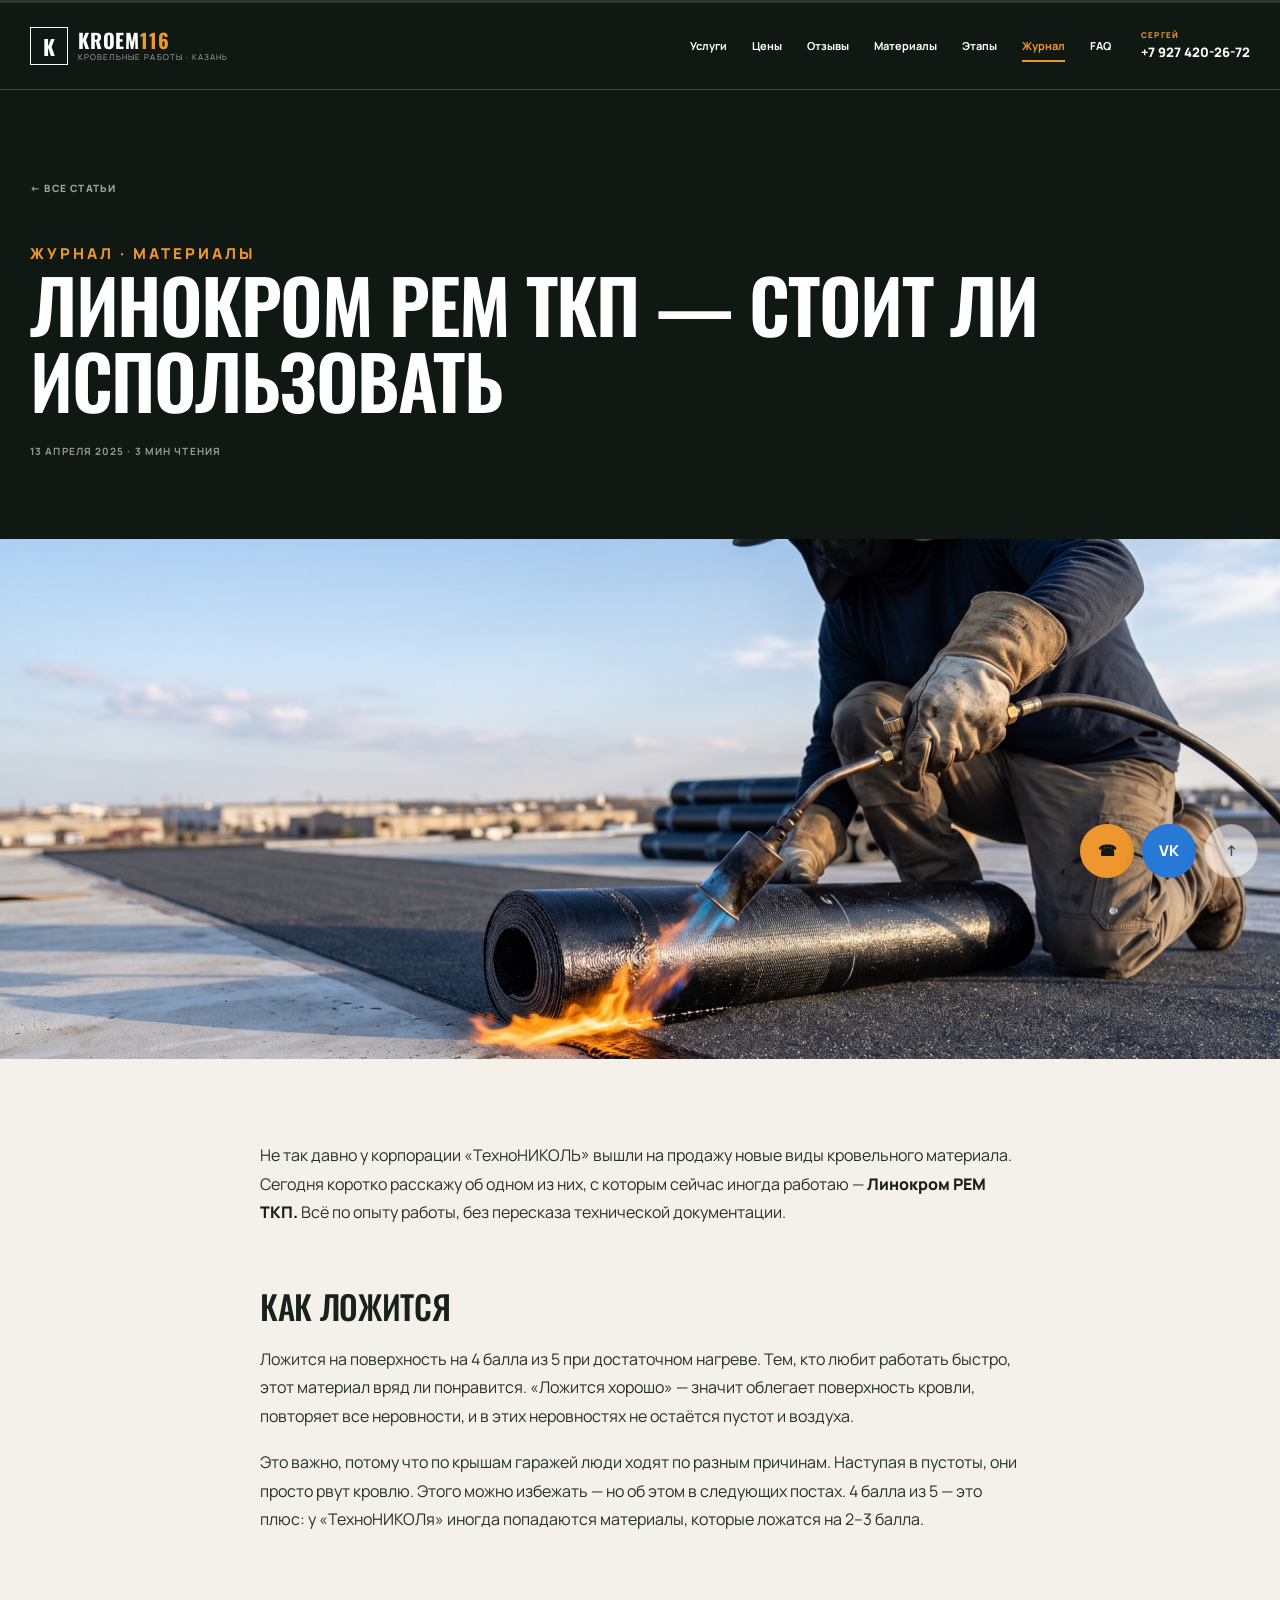
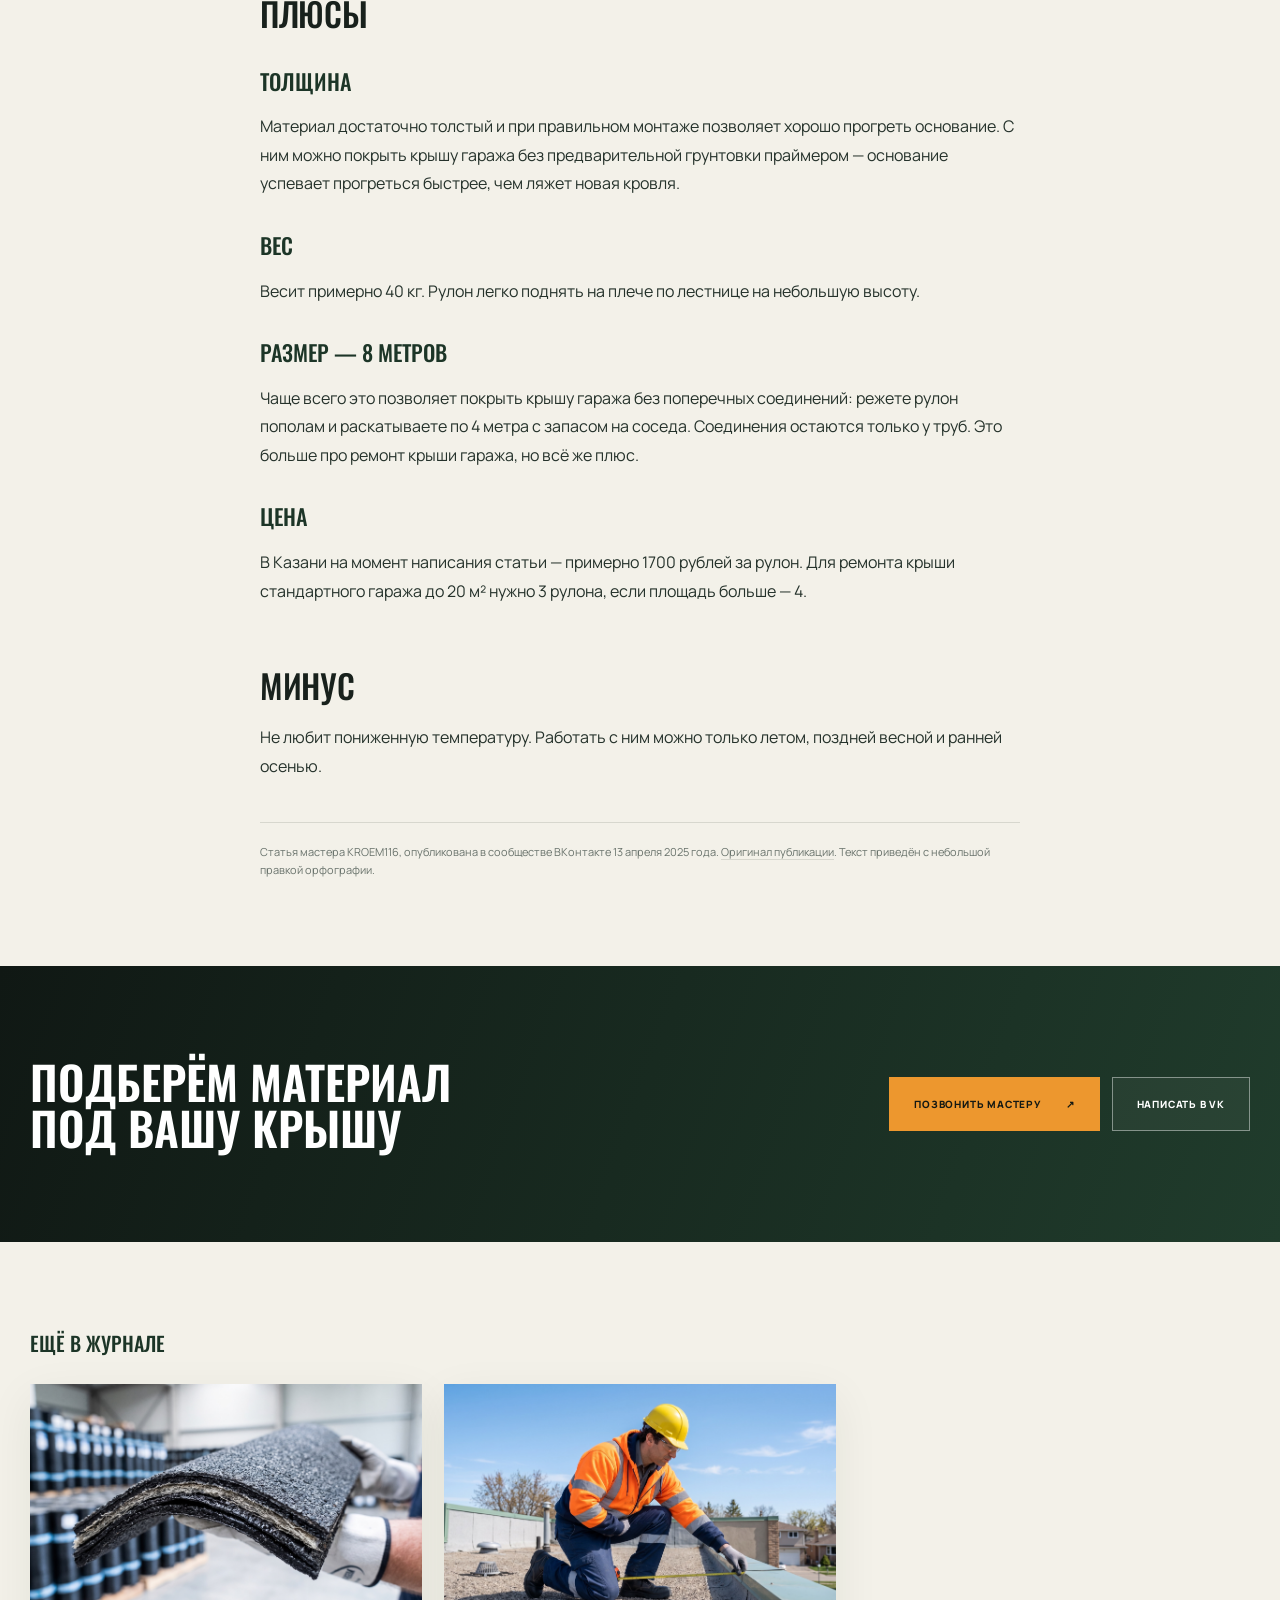
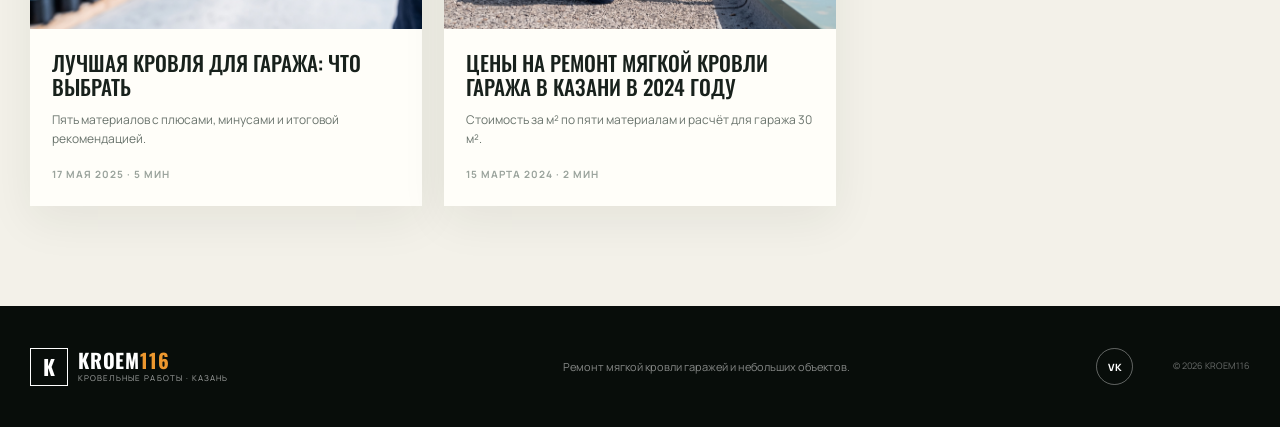
<file: blog-linokrom-rem-tkp.html>
<!doctype html>
<html lang="ru"><head><meta charset="utf-8"><meta name="viewport" content="width=device-width,initial-scale=1"><meta name="theme-color" content="#101814"><meta name="description" content="Линокром РЕМ ТКП от ТехноНИКОЛя по опыту работы мастера KROEM116: как ложится материал, вес рулона, длина 8 метров, цена в Казани и единственный минус."><title>Линокром РЕМ ТКП для кровли — опыт мастера — KROEM116</title><link rel="icon" href="favicon.svg" type="image/svg+xml"><link rel="stylesheet" href="styles.css"><script src="script.js" defer></script></head>
<body>
<div class="scroll-progress" aria-hidden="true"><span></span></div><header class="header"><div class="wrap header-inner"><a class="brand" href="index.html" aria-label="KROEM116 — на главную"><span class="brand-mark">К</span><strong>KROEM<em>116</em></strong><small>КРОВЕЛЬНЫЕ РАБОТЫ · КАЗАНЬ</small></a><nav class="nav" aria-label="Главное меню"><a href="index.html#services">Услуги</a><a href="index.html#prices">Цены</a><a href="index.html#works">Отзывы</a><a href="index.html#materials">Материалы</a><a href="index.html#process">Этапы</a><a href="blog.html" aria-current="page">Журнал</a><a href="index.html#faq">FAQ</a></nav><a class="header-phone" href="tel:+79274202672"><small>Сергей</small>+7 927 420-26-72</a></div></header>
<main><article><section class="page-head" id="top"><div class="wrap"><a class="back-link" href="blog.html">← Все статьи</a><p class="eyebrow">Журнал · Материалы</p><h1>Линокром РЕМ ТКП — стоит ли использовать</h1><p class="article-meta">13 апреля 2025 · 3 мин чтения</p></div></section>
<section class="article-cover"><img src="assets/images/roof-install.jpg" alt="Кровельщик наплавляет рулонный материал газовой горелкой на плоской крыше"></section>
<section class="article-body"><div class="prose">
<p>Не так давно у корпорации «ТехноНИКОЛЬ» вышли на продажу новые виды кровельного материала. Сегодня коротко расскажу об одном из них, с которым сейчас иногда работаю — <strong>Линокром РЕМ ТКП.</strong> Всё по опыту работы, без пересказа технической документации.</p>
<h2>Как ложится</h2>
<p>Ложится на поверхность на 4 балла из 5 при достаточном нагреве. Тем, кто любит работать быстро, этот материал вряд ли понравится. «Ложится хорошо» — значит облегает поверхность кровли, повторяет все неровности, и в этих неровностях не остаётся пустот и воздуха.</p>
<p>Это важно, потому что по крышам гаражей люди ходят по разным причинам. Наступая в пустоты, они просто рвут кровлю. Этого можно избежать — но об этом в следующих постах. 4 балла из 5 — это плюс: у «ТехноНИКОЛя» иногда попадаются материалы, которые ложатся на 2–3 балла.</p>
<h2>Плюсы</h2>
<h3>Толщина</h3>
<p>Материал достаточно толстый и при правильном монтаже позволяет хорошо прогреть основание. С ним можно покрыть крышу гаража без предварительной грунтовки праймером — основание успевает прогреться быстрее, чем ляжет новая кровля.</p>
<h3>Вес</h3>
<p>Весит примерно 40 кг. Рулон легко поднять на плече по лестнице на небольшую высоту.</p>
<h3>Размер — 8 метров</h3>
<p>Чаще всего это позволяет покрыть крышу гаража без поперечных соединений: режете рулон пополам и раскатываете по 4 метра с запасом на соседа. Соединения остаются только у труб. Это больше про ремонт крыши гаража, но всё же плюс.</p>
<h3>Цена</h3>
<p>В Казани на момент написания статьи — примерно 1700 рублей за рулон. Для ремонта крыши стандартного гаража до 20 м² нужно 3 рулона, если площадь больше — 4.</p>
<h2>Минус</h2>
<p>Не любит пониженную температуру. Работать с ним можно только летом, поздней весной и ранней осенью.</p>
</div>
<p class="article-source">Статья мастера KROEM116, опубликована в сообществе ВКонтакте 13 апреля 2025 года. <a href="https://vk.com/@kroem116-linakrom-rem-tkp-dlya-krovli-gud" target="_blank" rel="noopener">Оригинал публикации</a>. Текст приведён с небольшой правкой орфографии.</p>
</section>
<section class="article-cta"><div class="wrap"><h2>Подберём материал<br>под вашу крышу</h2><div class="cta-actions"><a class="btn btn-accent" href="tel:+79274202672">Позвонить мастеру <b>↗</b></a><a class="btn btn-glass" href="https://vk.com/kroem116" target="_blank" rel="noopener">Написать в VK</a></div></div></section>
<section class="more-posts"><div class="wrap"><h2>Ещё в журнале</h2><div class="post-grid">
<a class="post-card reveal" href="blog-krovlya-dlya-garazha.html"><figure><img src="assets/images/material-cut.jpg" alt="Слои рулонного кровельного материала" loading="lazy"></figure><div><h2>Лучшая кровля для гаража: что выбрать</h2><p>Пять материалов с плюсами, минусами и итоговой рекомендацией.</p><span class="j-meta">17 мая 2025 · 5 мин</span></div></a>
<a class="post-card reveal" href="blog-ceny-2024.html"><figure><img src="assets/images/inspection.jpg" alt="Замер плоской кровли перед сметой" loading="lazy"></figure><div><h2>Цены на ремонт мягкой кровли гаража в Казани в 2024 году</h2><p>Стоимость за м² по пяти материалам и расчёт для гаража 30 м².</p><span class="j-meta">15 марта 2024 · 2 мин</span></div></a>
</div></div></section>
</article></main>
<footer><div class="wrap footer-grid"><a class="brand" href="index.html"><span class="brand-mark">К</span><strong>KROEM<em>116</em></strong><small>КРОВЕЛЬНЫЕ РАБОТЫ · КАЗАНЬ</small></a><p>Ремонт мягкой кровли гаражей и небольших объектов.</p><a href="https://vk.com/kroem116" target="_blank" rel="noopener" aria-label="KROEM116 ВКонтакте" class="vk-icon">VK</a><small>© <span data-year></span> KROEM116</small></div></footer>
<div class="quick-actions" aria-label="Быстрые действия"><a class="quick-phone" href="tel:+79274202672"><span>☎</span><b>Позвонить</b></a><a class="quick-vk" href="https://vk.com/kroem116" target="_blank" rel="noopener"><span>VK</span><b>Написать</b></a><a class="quick-top" href="#top"><span>↑</span><b>Наверх</b></a></div>
</body></html>
</file>
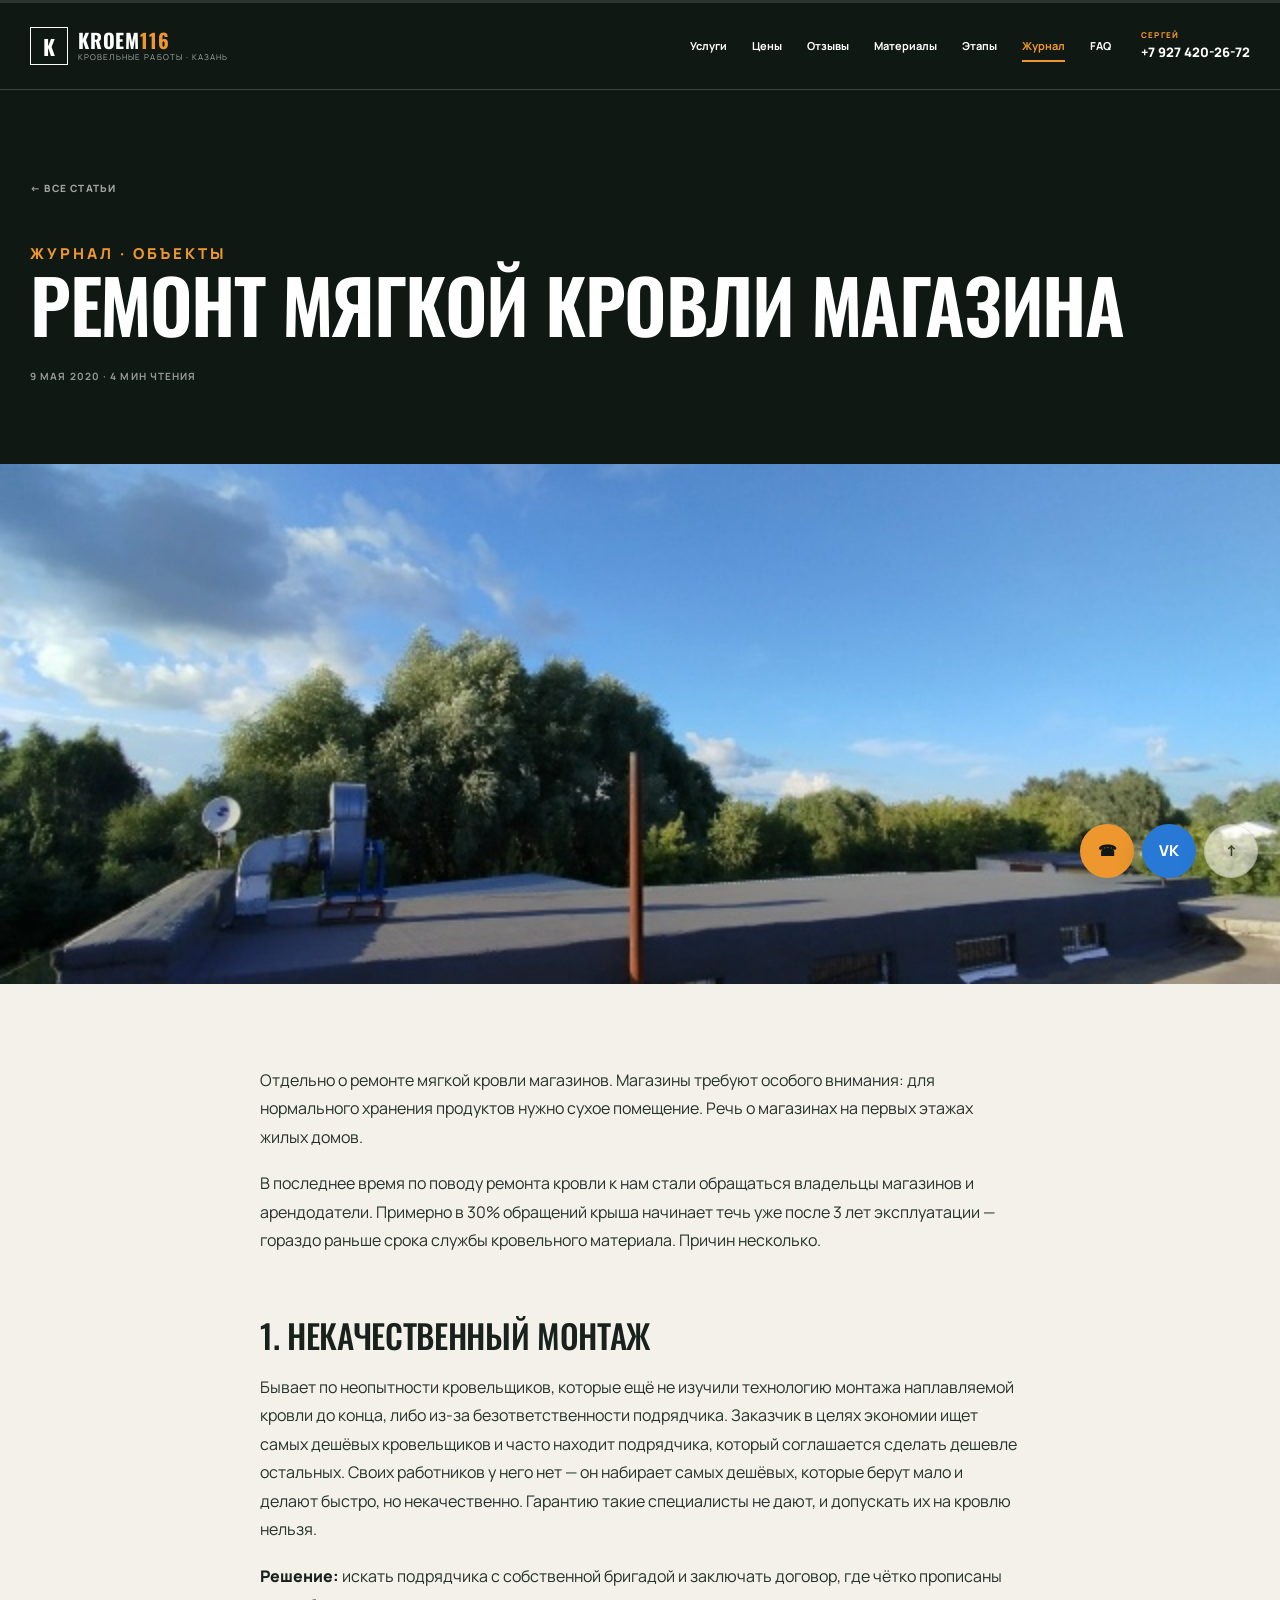
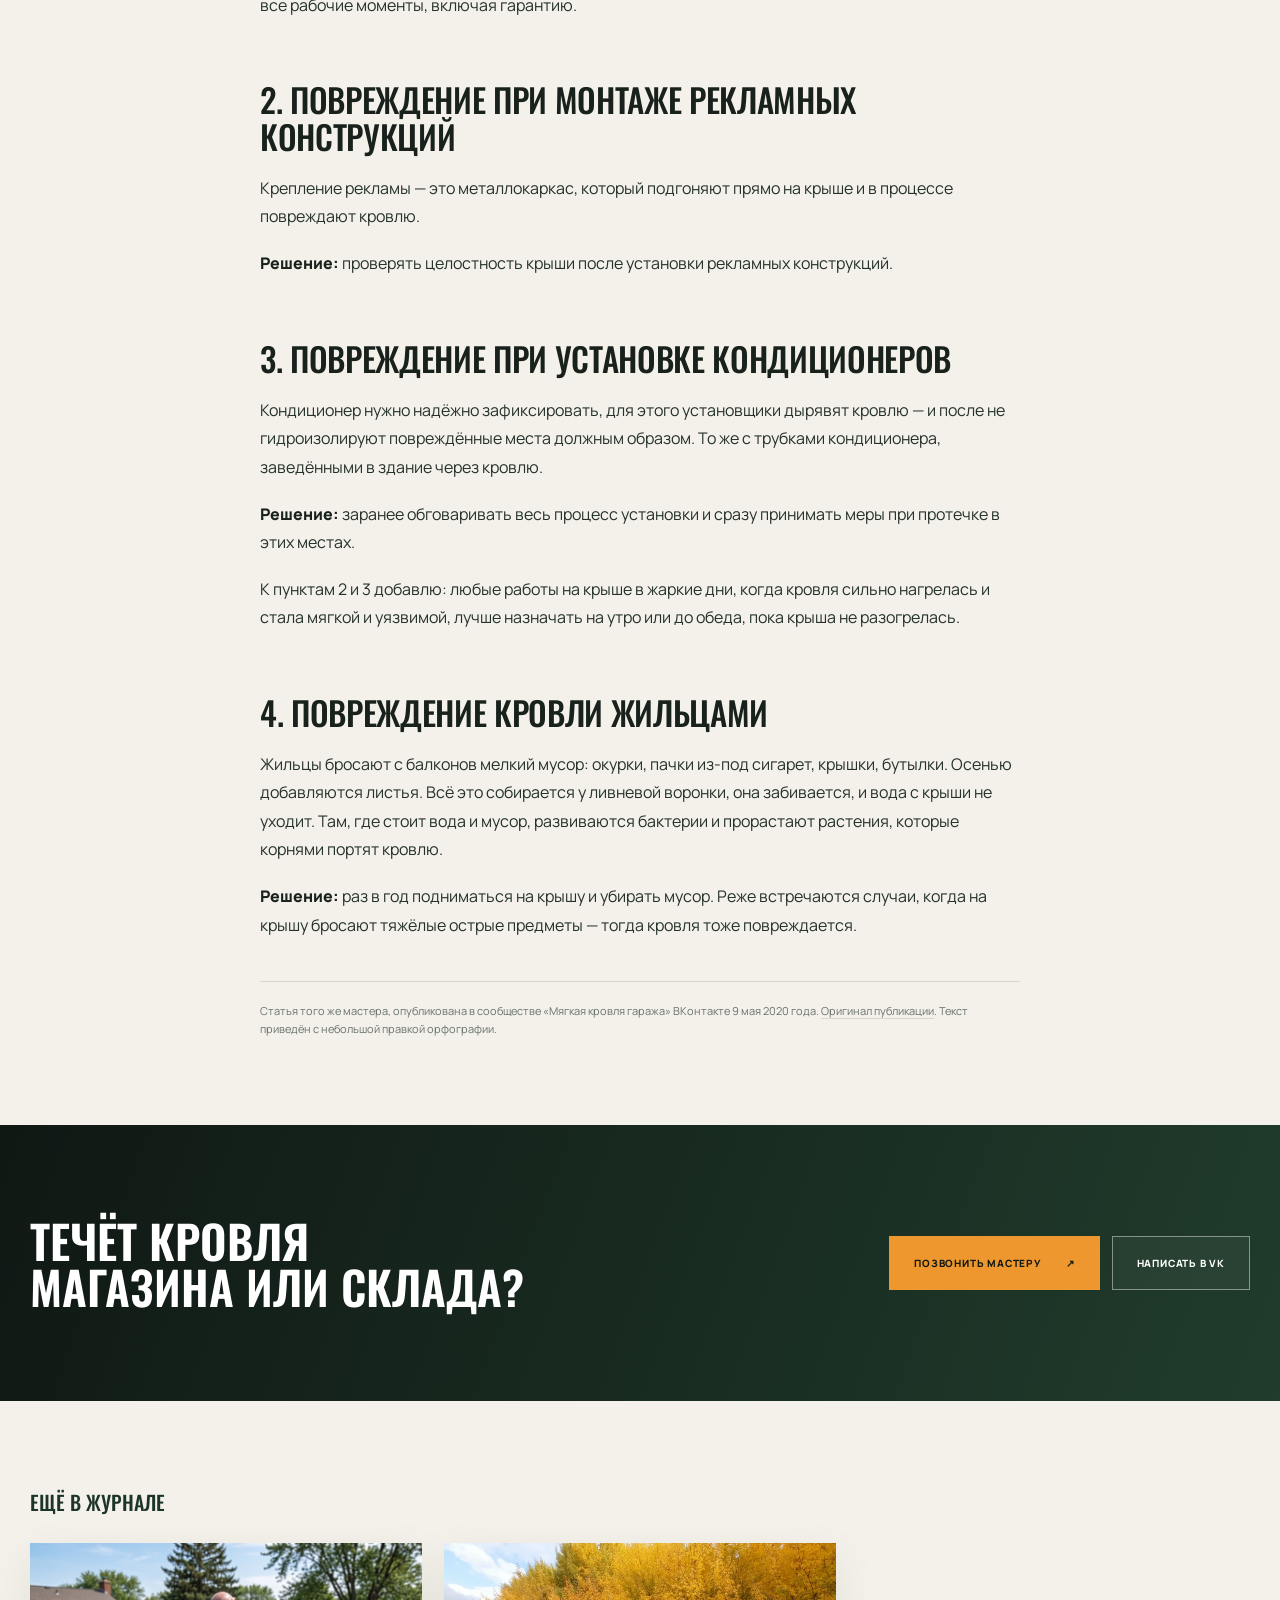
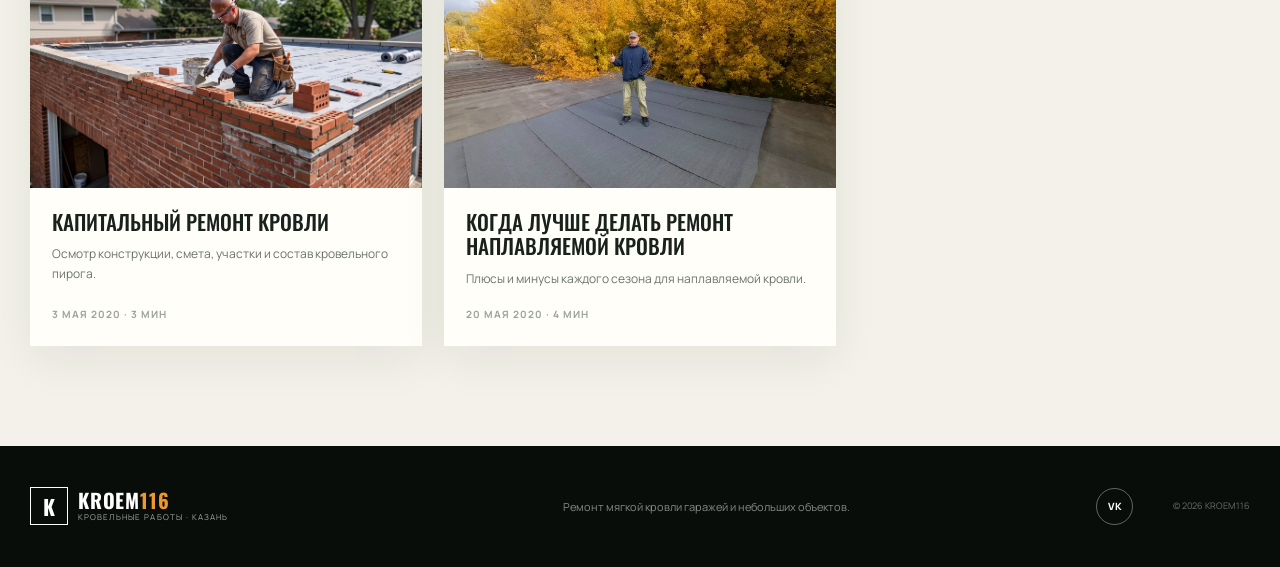
<file: blog-remont-krovli-magazina.html>
<!doctype html>
<html lang="ru"><head><meta charset="utf-8"><meta name="viewport" content="width=device-width,initial-scale=1"><meta name="theme-color" content="#101814"><meta name="description" content="Почему мягкая кровля магазина на первом этаже жилого дома начинает течь раньше срока: некачественный монтаж, реклама, кондиционеры, мусор жильцов — и что с этим делать."><title>Ремонт мягкой кровли магазина — KROEM116, Казань</title><link rel="icon" href="favicon.svg" type="image/svg+xml"><link rel="stylesheet" href="styles.css"><script src="script.js" defer></script></head>
<body>
<div class="scroll-progress" aria-hidden="true"><span></span></div><header class="header"><div class="wrap header-inner"><a class="brand" href="index.html" aria-label="KROEM116 — на главную"><span class="brand-mark">К</span><strong>KROEM<em>116</em></strong><small>КРОВЕЛЬНЫЕ РАБОТЫ · КАЗАНЬ</small></a><nav class="nav" aria-label="Главное меню"><a href="index.html#services">Услуги</a><a href="index.html#prices">Цены</a><a href="index.html#works">Отзывы</a><a href="index.html#materials">Материалы</a><a href="index.html#process">Этапы</a><a href="blog.html" aria-current="page">Журнал</a><a href="index.html#faq">FAQ</a></nav><a class="header-phone" href="tel:+79274202672"><small>Сергей</small>+7 927 420-26-72</a></div></header>
<main><article><section class="page-head" id="top"><div class="wrap"><a class="back-link" href="blog.html">← Все статьи</a><p class="eyebrow">Журнал · Объекты</p><h1>Ремонт мягкой кровли магазина</h1><p class="article-meta">9 мая 2020 · 4 мин чтения</p></div></section>
<section class="article-cover"><img src="assets/images/production-roof-01.jpg" alt="Готовая мягкая кровля отдельно стоящего торгового и производственного здания"></section>
<section class="article-body"><div class="prose">
<p>Отдельно о ремонте мягкой кровли магазинов. Магазины требуют особого внимания: для нормального хранения продуктов нужно сухое помещение. Речь о магазинах на первых этажах жилых домов.</p>
<p>В последнее время по поводу ремонта кровли к нам стали обращаться владельцы магазинов и арендодатели. Примерно в 30% обращений крыша начинает течь уже после 3 лет эксплуатации — гораздо раньше срока службы кровельного материала. Причин несколько.</p>
<h2>1. Некачественный монтаж</h2>
<p>Бывает по неопытности кровельщиков, которые ещё не изучили технологию монтажа наплавляемой кровли до конца, либо из-за безответственности подрядчика. Заказчик в целях экономии ищет самых дешёвых кровельщиков и часто находит подрядчика, который соглашается сделать дешевле остальных. Своих работников у него нет — он набирает самых дешёвых, которые берут мало и делают быстро, но некачественно. Гарантию такие специалисты не дают, и допускать их на кровлю нельзя.</p>
<p><strong>Решение:</strong> искать подрядчика с собственной бригадой и заключать договор, где чётко прописаны все рабочие моменты, включая гарантию.</p>
<h2>2. Повреждение при монтаже рекламных конструкций</h2>
<p>Крепление рекламы — это металлокаркас, который подгоняют прямо на крыше и в процессе повреждают кровлю.</p>
<p><strong>Решение:</strong> проверять целостность крыши после установки рекламных конструкций.</p>
<h2>3. Повреждение при установке кондиционеров</h2>
<p>Кондиционер нужно надёжно зафиксировать, для этого установщики дырявят кровлю — и после не гидроизолируют повреждённые места должным образом. То же с трубками кондиционера, заведёнными в здание через кровлю.</p>
<p><strong>Решение:</strong> заранее обговаривать весь процесс установки и сразу принимать меры при протечке в этих местах.</p>
<p>К пунктам 2 и 3 добавлю: любые работы на крыше в жаркие дни, когда кровля сильно нагрелась и стала мягкой и уязвимой, лучше назначать на утро или до обеда, пока крыша не разогрелась.</p>
<h2>4. Повреждение кровли жильцами</h2>
<p>Жильцы бросают с балконов мелкий мусор: окурки, пачки из-под сигарет, крышки, бутылки. Осенью добавляются листья. Всё это собирается у ливневой воронки, она забивается, и вода с крыши не уходит. Там, где стоит вода и мусор, развиваются бактерии и прорастают растения, которые корнями портят кровлю.</p>
<p><strong>Решение:</strong> раз в год подниматься на крышу и убирать мусор. Реже встречаются случаи, когда на крышу бросают тяжёлые острые предметы — тогда кровля тоже повреждается.</p>
</div>
<p class="article-source">Статья того же мастера, опубликована в сообществе «Мягкая кровля гаража» ВКонтакте 9 мая 2020 года. <a href="https://vk.com/@myagkaya_krovlya_garazha-remont-myagkoi-krovli-magazina" target="_blank" rel="noopener">Оригинал публикации</a>. Текст приведён с небольшой правкой орфографии.</p>
</section>
<section class="article-cta"><div class="wrap"><h2>Течёт кровля<br>магазина или склада?</h2><div class="cta-actions"><a class="btn btn-accent" href="tel:+79274202672">Позвонить мастеру <b>↗</b></a><a class="btn btn-glass" href="https://vk.com/kroem116" target="_blank" rel="noopener">Написать в VK</a></div></div></section>
<section class="more-posts"><div class="wrap"><h2>Ещё в журнале</h2><div class="post-grid">
<a class="post-card reveal" href="blog-kapitalnyi-remont.html"><figure><img src="assets/images/brick-repair.jpg" alt="Подготовка основания и парапета плоской кровли" loading="lazy"></figure><div><h2>Капитальный ремонт кровли</h2><p>Осмотр конструкции, смета, участки и состав кровельного пирога.</p><span class="j-meta">3 мая 2020 · 3 мин</span></div></a>
<a class="post-card reveal" href="blog-kogda-delat-remont.html"><figure><img src="assets/images/roof-details-01.jpg" alt="Готовая мягкая кровля осенью" loading="lazy"></figure><div><h2>Когда лучше делать ремонт наплавляемой кровли</h2><p>Плюсы и минусы каждого сезона для наплавляемой кровли.</p><span class="j-meta">20 мая 2020 · 4 мин</span></div></a>
</div></div></section>
</article></main>
<footer><div class="wrap footer-grid"><a class="brand" href="index.html"><span class="brand-mark">К</span><strong>KROEM<em>116</em></strong><small>КРОВЕЛЬНЫЕ РАБОТЫ · КАЗАНЬ</small></a><p>Ремонт мягкой кровли гаражей и небольших объектов.</p><a href="https://vk.com/kroem116" target="_blank" rel="noopener" aria-label="KROEM116 ВКонтакте" class="vk-icon">VK</a><small>© <span data-year></span> KROEM116</small></div></footer>
<div class="quick-actions" aria-label="Быстрые действия"><a class="quick-phone" href="tel:+79274202672"><span>☎</span><b>Позвонить</b></a><a class="quick-vk" href="https://vk.com/kroem116" target="_blank" rel="noopener"><span>VK</span><b>Написать</b></a><a class="quick-top" href="#top"><span>↑</span><b>Наверх</b></a></div>
</body></html>
</file>
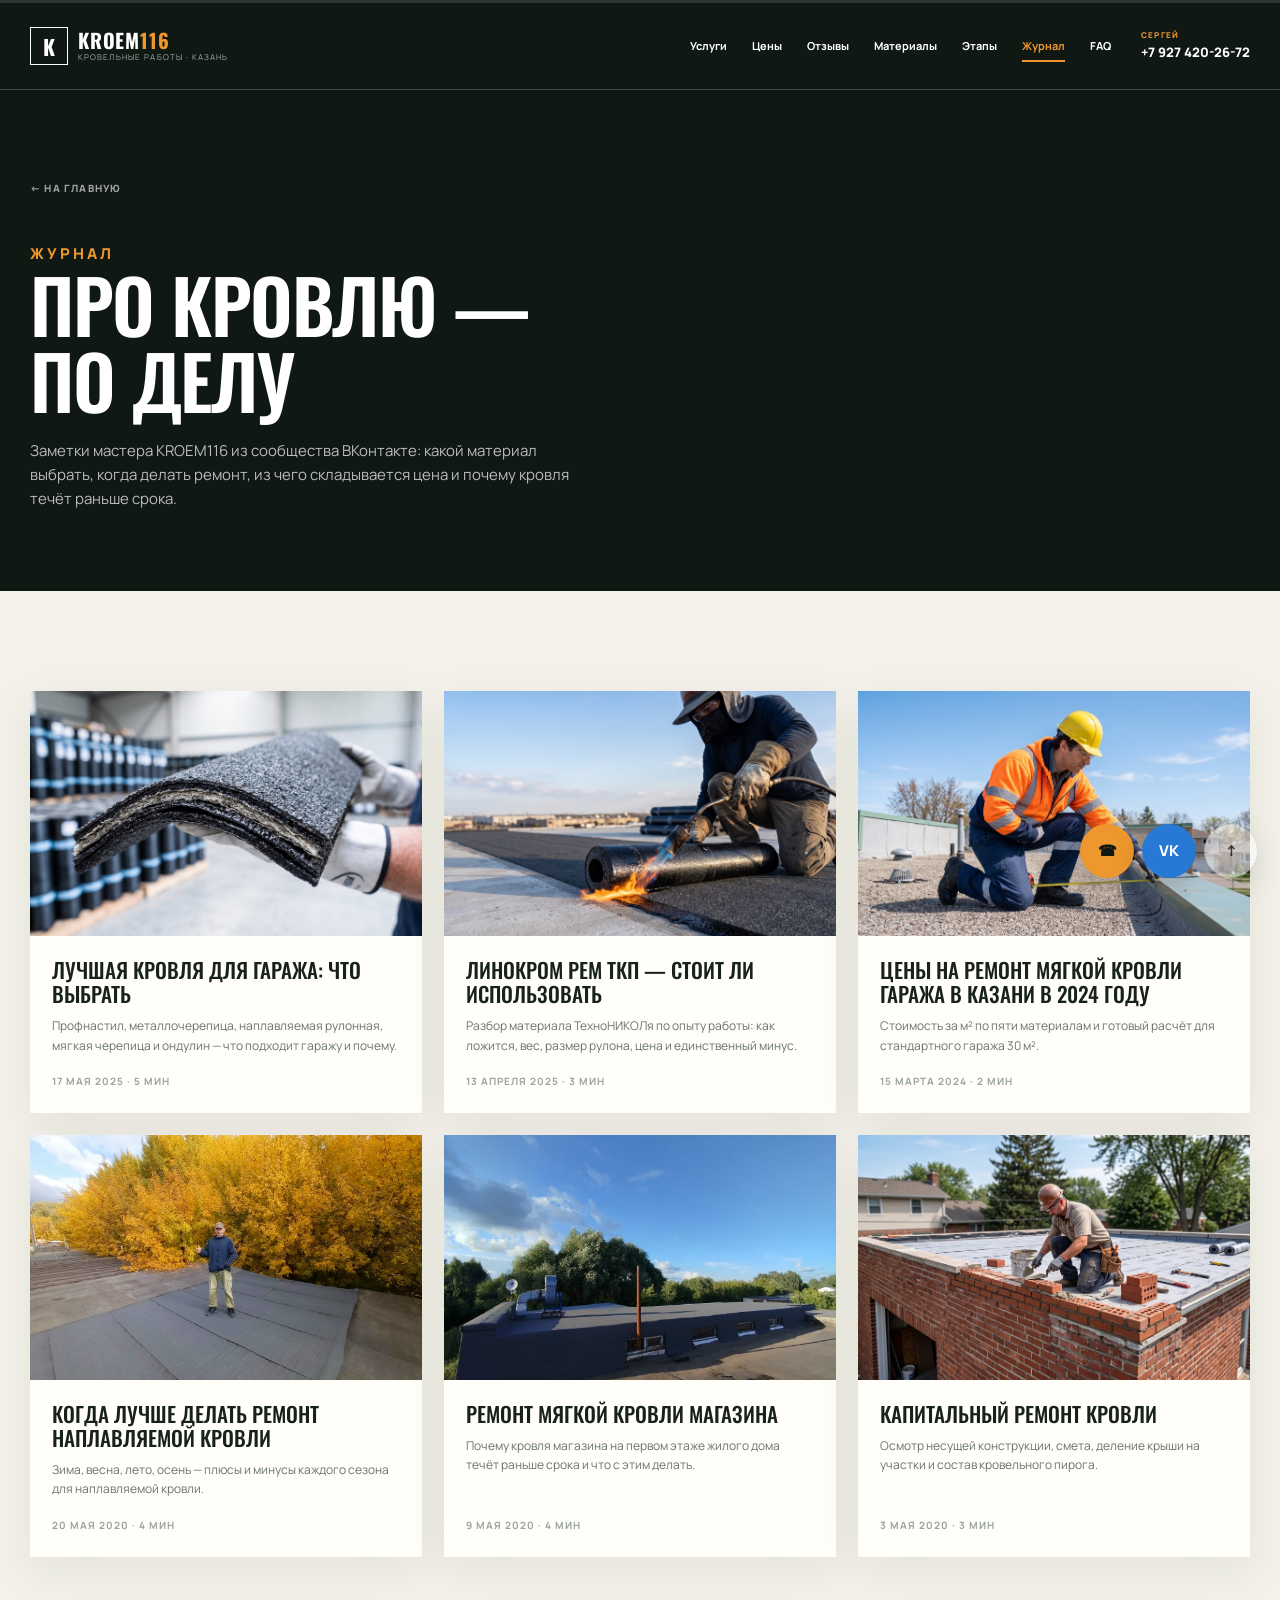
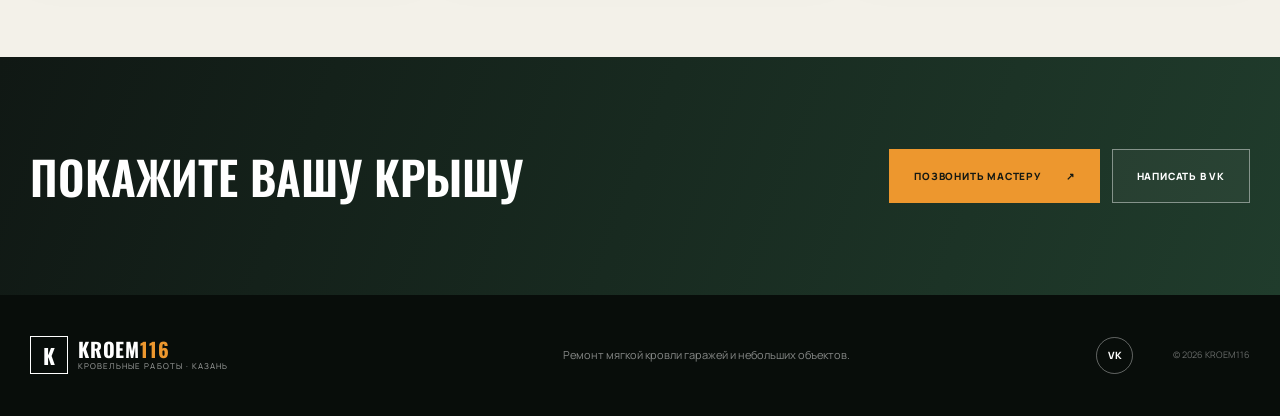
<file: blog.html>
<!doctype html>
<html lang="ru"><head><meta charset="utf-8"><meta name="viewport" content="width=device-width,initial-scale=1"><meta name="theme-color" content="#101814"><meta name="description" content="Журнал KROEM116: какой кровельный материал выбрать для гаража, когда делать ремонт наплавляемой кровли, из чего складывается цена, ремонт кровли магазинов и капитальный ремонт."><title>Журнал о ремонте кровли — KROEM116, Казань</title><link rel="icon" href="favicon.svg" type="image/svg+xml"><link rel="stylesheet" href="styles.css"><script src="script.js" defer></script></head>
<body>
<div class="scroll-progress" aria-hidden="true"><span></span></div><header class="header"><div class="wrap header-inner"><a class="brand" href="index.html" aria-label="KROEM116 — на главную"><span class="brand-mark">К</span><strong>KROEM<em>116</em></strong><small>КРОВЕЛЬНЫЕ РАБОТЫ · КАЗАНЬ</small></a><nav class="nav" aria-label="Главное меню"><a href="index.html#services">Услуги</a><a href="index.html#prices">Цены</a><a href="index.html#works">Отзывы</a><a href="index.html#materials">Материалы</a><a href="index.html#process">Этапы</a><a href="blog.html" aria-current="page">Журнал</a><a href="index.html#faq">FAQ</a></nav><a class="header-phone" href="tel:+79274202672"><small>Сергей</small>+7 927 420-26-72</a></div></header>
<main><section class="page-head" id="top"><div class="wrap"><a class="back-link" href="index.html">← На главную</a><p class="eyebrow">Журнал</p><h1>Про кровлю —<br>по делу</h1><p>Заметки мастера KROEM116 из сообщества ВКонтакте: какой материал выбрать, когда делать ремонт, из чего складывается цена и почему кровля течёт раньше срока.</p></div></section>
<section class="post-section"><div class="wrap"><div class="post-grid">
<a class="post-card reveal" href="blog-krovlya-dlya-garazha.html"><figure><img src="assets/images/material-cut.jpg" alt="Слои битумно-полимерного рулонного кровельного материала" loading="lazy"></figure><div><h2>Лучшая кровля для гаража: что выбрать</h2><p>Профнастил, металлочерепица, наплавляемая рулонная, мягкая черепица и ондулин — что подходит гаражу и почему.</p><span class="j-meta">17 мая 2025 · 5 мин</span></div></a>
<a class="post-card reveal" href="blog-linokrom-rem-tkp.html"><figure><img src="assets/images/roof-install.jpg" alt="Мастер наплавляет рулонный кровельный материал газовой горелкой" loading="lazy"></figure><div><h2>Линокром РЕМ ТКП — стоит ли использовать</h2><p>Разбор материала ТехноНИКОЛя по опыту работы: как ложится, вес, размер рулона, цена и единственный минус.</p><span class="j-meta">13 апреля 2025 · 3 мин</span></div></a>
<a class="post-card reveal" href="blog-ceny-2024.html"><figure><img src="assets/images/inspection.jpg" alt="Замер плоской кровли перед составлением сметы" loading="lazy"></figure><div><h2>Цены на ремонт мягкой кровли гаража в Казани в 2024 году</h2><p>Стоимость за м² по пяти материалам и готовый расчёт для стандартного гаража 30 м².</p><span class="j-meta">15 марта 2024 · 2 мин</span></div></a>
<a class="post-card reveal" href="blog-kogda-delat-remont.html"><figure><img src="assets/images/roof-details-01.jpg" alt="Готовая мягкая кровля осенью, на фоне жёлтой листвы" loading="lazy"></figure><div><h2>Когда лучше делать ремонт наплавляемой кровли</h2><p>Зима, весна, лето, осень — плюсы и минусы каждого сезона для наплавляемой кровли.</p><span class="j-meta">20 мая 2020 · 4 мин</span></div></a>
<a class="post-card reveal" href="blog-remont-krovli-magazina.html"><figure><img src="assets/images/production-roof-01.jpg" alt="Мягкая кровля торгового и производственного помещения" loading="lazy"></figure><div><h2>Ремонт мягкой кровли магазина</h2><p>Почему кровля магазина на первом этаже жилого дома течёт раньше срока и что с этим делать.</p><span class="j-meta">9 мая 2020 · 4 мин</span></div></a>
<a class="post-card reveal" href="blog-kapitalnyi-remont.html"><figure><img src="assets/images/brick-repair.jpg" alt="Подготовка основания и парапета плоской кровли" loading="lazy"></figure><div><h2>Капитальный ремонт кровли</h2><p>Осмотр несущей конструкции, смета, деление крыши на участки и состав кровельного пирога.</p><span class="j-meta">3 мая 2020 · 3 мин</span></div></a>
</div></div></section>
<section class="article-cta"><div class="wrap"><h2>Покажите вашу крышу</h2><div class="cta-actions"><a class="btn btn-accent" href="tel:+79274202672">Позвонить мастеру <b>↗</b></a><a class="btn btn-glass" href="https://vk.com/kroem116" target="_blank" rel="noopener">Написать в VK</a></div></div></section></main>
<footer><div class="wrap footer-grid"><a class="brand" href="index.html"><span class="brand-mark">К</span><strong>KROEM<em>116</em></strong><small>КРОВЕЛЬНЫЕ РАБОТЫ · КАЗАНЬ</small></a><p>Ремонт мягкой кровли гаражей и небольших объектов.</p><a href="https://vk.com/kroem116" target="_blank" rel="noopener" aria-label="KROEM116 ВКонтакте" class="vk-icon">VK</a><small>© <span data-year></span> KROEM116</small></div></footer>
<div class="quick-actions" aria-label="Быстрые действия"><a class="quick-phone" href="tel:+79274202672"><span>☎</span><b>Позвонить</b></a><a class="quick-vk" href="https://vk.com/kroem116" target="_blank" rel="noopener"><span>VK</span><b>Написать</b></a><a class="quick-top" href="#top"><span>↑</span><b>Наверх</b></a></div>
</body></html>
</file>
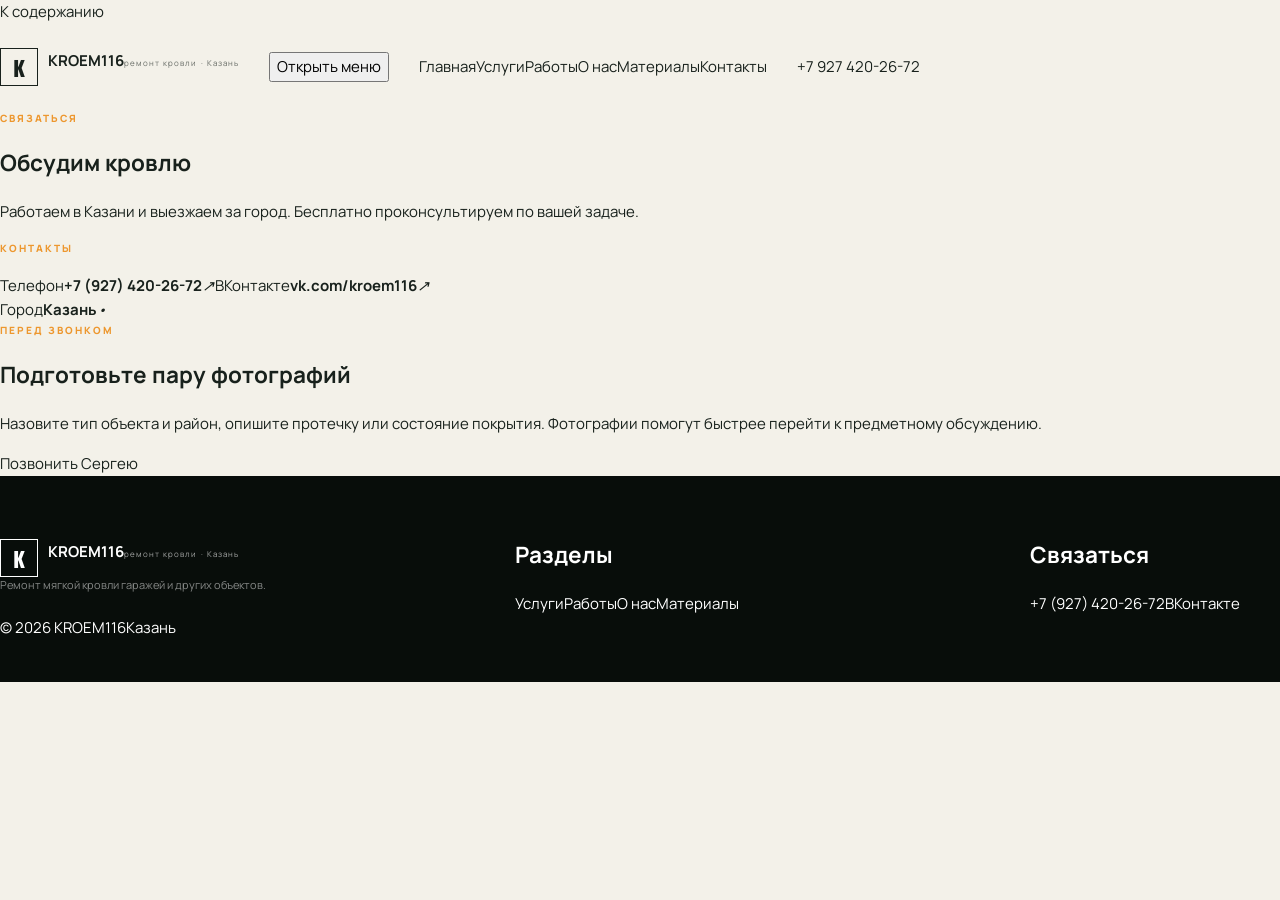
<file: contacts.html>
<!doctype html><html lang="ru"><head><meta charset="utf-8"><meta name="viewport" content="width=device-width, initial-scale=1"><meta name="description" content="Контакты KROEM116: ремонт кровли гаража в Казани, телефон +7 927 420-26-72."><title>Контакты — KROEM116</title><link rel="stylesheet" href="styles.css"><script src="script.js" defer></script></head><body data-page="contacts"><a class="skip-link" href="#main">К содержанию</a>
<header class="site-header"><div class="shell header-inner"><a class="brand" href="index.html"><span class="brand-mark">К</span><span><b>KROEM116</b><small>ремонт кровли · Казань</small></span></a><button class="menu-toggle" type="button" aria-expanded="false" aria-controls="site-nav"><span></span><span></span><span></span><span class="visually-hidden">Открыть меню</span></button><nav class="site-nav" id="site-nav" aria-label="Основная навигация"><a data-nav="home" href="index.html">Главная</a><a data-nav="services" href="index.html#services">Услуги</a><a data-nav="works" href="works.html">Работы</a><a data-nav="about" href="index.html#about">О нас</a><a data-nav="journal" href="index.html#journal">Материалы</a><a data-nav="contacts" href="contacts.html">Контакты</a></nav><a class="header-call" href="tel:+79274202672">+7 927 420-26-72</a></div></header>
<main id="main"><section class="page-hero"><div class="shell page-hero-grid"><div><p class="eyebrow">Связаться</p><h1>Обсудим кровлю</h1></div><p>Работаем в Казани и выезжаем за город. Бесплатно проконсультируем по вашей задаче.</p></div></section>
<section class="page-section tone-white"><div class="shell contacts-grid"><div><p class="eyebrow">Контакты</p><div class="contact-links"><a class="contact-row" href="tel:+79274202672"><span>Телефон</span><b>+7 (927) 420-26-72</b><i>↗</i></a><a class="contact-row" href="https://vk.com/kroem116" target="_blank" rel="noopener noreferrer"><span>ВКонтакте</span><b>vk.com/kroem116</b><i>↗</i></a><div class="contact-row"><span>Город</span><b>Казань</b><i>•</i></div></div></div><aside class="contact-note"><p class="eyebrow light">Перед звонком</p><h2>Подготовьте пару фотографий</h2><p>Назовите тип объекта и район, опишите протечку или состояние покрытия. Фотографии помогут быстрее перейти к предметному обсуждению.</p><a class="button button-light" href="tel:+79274202672">Позвонить Сергею</a></aside></div></section></main>
<footer class="site-footer"><div class="shell footer-grid"><div><a class="brand footer-brand" href="index.html"><span class="brand-mark">К</span><span><b>KROEM116</b><small>ремонт кровли · Казань</small></span></a><p>Ремонт мягкой кровли гаражей и других объектов.</p></div><div><h2>Разделы</h2><a href="index.html#services">Услуги</a><a href="works.html">Работы</a><a href="index.html#about">О нас</a><a href="index.html#journal">Материалы</a></div><div><h2>Связаться</h2><a href="tel:+79274202672">+7 (927) 420-26-72</a><a href="https://vk.com/kroem116" target="_blank" rel="noopener noreferrer">ВКонтакте</a></div></div><div class="shell footer-bottom"><span>© <span data-year></span> KROEM116</span><span>Казань</span></div></footer></body></html>
</file>
<file: styles.css>
@import url('https://fonts.googleapis.com/css2?family=Manrope:wght@400;500;600;700;800&family=Oswald:wght@500;600;700&display=swap');
:root{--ink:#18211c;--dark:#101814;--green:#1c3527;--paper:#f3f1e9;--white:#fffef9;--orange:#ed972e;--line:#d7d7ce;--muted:#69736c;--wrap:min(1220px,calc(100% - 56px));--ease:cubic-bezier(.16,1,.3,1)}*{box-sizing:border-box}html{scroll-behavior:smooth;scrollbar-color:var(--orange) var(--dark);scrollbar-width:thin}body{margin:0;background:var(--paper);color:var(--ink);font:15px/1.62 Manrope,Arial,sans-serif;overflow-x:hidden}body.is-loading{overflow:hidden}body::-webkit-scrollbar{width:10px}body::-webkit-scrollbar-track{background:var(--dark)}body::-webkit-scrollbar-thumb{background:var(--orange)}img{display:block;max-width:100%}a{color:inherit;text-decoration:none}button,input{font:inherit}.wrap{width:var(--wrap);margin:auto}.eyebrow{margin:0 0 18px;color:var(--orange);font-size:10px;font-weight:800;letter-spacing:.2em;text-transform:uppercase}.eyebrow.dark{color:#717a74}.preloader{position:fixed;inset:0;z-index:1000;display:grid;place-items:center;align-content:center;gap:27px;background:var(--dark);color:#fff;transition:opacity .65s var(--ease),visibility .65s}.preloader.done{opacity:0;visibility:hidden}.preloader-brand,.brand{display:grid;grid-template-columns:38px auto;grid-template-rows:22px 13px;column-gap:10px;align-items:center;line-height:1}.brand-mark{grid-row:1/3;width:38px;height:38px;display:grid;place-items:center;border:1px solid currentColor;font:700 21px Oswald}.preloader-brand strong,.brand strong{font:700 20px Oswald;letter-spacing:.04em}.preloader-brand em,.brand em{color:var(--orange);font-style:normal}.preloader-brand small,.brand small{font-size:8px;letter-spacing:.13em;opacity:.63}.loader-ring{position:relative;width:72px;height:72px;border:1px solid #ffffff2b;border-radius:50%;animation:ring 2.2s linear infinite}.loader-ring:before,.loader-ring i{content:"";position:absolute}.loader-ring:before{inset:9px;border:1px dashed #ffffff2f;border-radius:50%}.loader-ring i{width:9px;height:9px;top:-5px;left:31px;border-radius:50%;background:var(--orange);box-shadow:0 0 15px var(--orange)}.loader-line{width:min(330px,70vw);height:2px;background:#ffffff25;overflow:hidden}.loader-line span{display:block;width:0;height:100%;background:var(--orange)}.loader-value{font:600 13px Oswald;letter-spacing:.2em}.scroll-progress{position:fixed;inset:0 0 auto;z-index:100;height:3px;background:#ffffff1f}.scroll-progress span{display:block;width:0;height:100%;background:var(--orange)}.header{position:absolute;inset:3px 0 auto;z-index:50;color:#fff;border-bottom:1px solid #ffffff32;transition:background .3s,backdrop-filter .3s}.header.is-fixed{position:fixed;background:#101814d9;backdrop-filter:blur(14px);border-color:#ffffff20}.header-inner{height:86px;display:flex;align-items:center;gap:30px;transition:height .3s var(--ease)}.header.is-fixed .header-inner{height:64px}.nav{display:flex;gap:25px;margin-left:auto;font-size:11px;font-weight:700}.nav a{position:relative;padding:10px 0}.nav a:after{content:"";position:absolute;left:0;right:100%;bottom:3px;height:2px;background:var(--orange);transition:right .25s}.nav a:hover:after,.nav a.active:after{right:0}.nav a.active{color:var(--orange)}.header-phone{display:flex;flex-direction:column;white-space:nowrap;font-size:13px;font-weight:800}.header-phone small{font-size:8px;letter-spacing:.15em;text-transform:uppercase;color:var(--orange)}.hero{height:900px;min-height:720px;position:relative;color:#fff;overflow:hidden}.hero-photo,.hero-tone{position:absolute;inset:0}.hero-photo{background:url('assets/images/hero-torch.jpg') center/cover no-repeat;transform:scale(1.09);animation:heroZoom 2.3s .55s var(--ease) forwards}.hero-tone{background:linear-gradient(90deg,#0a0f0cde 0%,#0a0f0cba 44%,#0a0f0c19 75%),linear-gradient(0deg,#0a0f0ca8,transparent 52%)}.hero-grid{position:relative;height:100%;display:grid;align-content:center;padding-top:70px}.hero-copy{max-width:820px}.hero-copy>*{opacity:0;transform:translateY(35px);animation:textIn .9s var(--ease) forwards}.hero-copy .eyebrow{animation-delay:.8s}.hero-copy h1{animation-delay:.94s}.hero-copy .hero-lead{animation-delay:1.08s}.hero-copy .hero-actions{animation-delay:1.2s}.hero h1,.section h2,.calculator-section h2,.materials h2,.contact h2{margin:0;font:600 clamp(55px,7vw,96px)/.97 Oswald,sans-serif;text-transform:uppercase;letter-spacing:-.025em}.hero h1 em{color:var(--orange);font-style:normal}.hero-lead{max-width:610px;margin:27px 0;color:#ffffffc7;font-size:16px}.hero-actions{display:flex;gap:12px}.btn{min-height:54px;display:inline-flex;align-items:center;justify-content:center;gap:25px;padding:13px 24px;font-size:10px;font-weight:800;letter-spacing:.08em;text-transform:uppercase;border:1px solid transparent;transition:transform .28s var(--ease),background .28s,color .28s}.btn:hover{transform:translateY(-4px)}.btn-accent{background:var(--orange);color:#151913}.btn-glass{border-color:#ffffff6e;background:#ffffff0b}.btn-dark{background:var(--dark);color:#fff}.btn-light{background:#fff;color:var(--dark)}.hero-stats{position:absolute;right:0;bottom:115px;display:flex;gap:1px;opacity:0;animation:statsIn .8s 1.35s var(--ease) forwards}.hero-stats article{width:175px;padding:18px;background:#101814ce;border-top:2px solid var(--orange)}.hero-stats strong{font:600 40px Oswald}.hero-stats span{margin-left:5px;color:var(--orange);font:600 14px Oswald;text-transform:uppercase}.hero-stats p{margin:3px 0 0;color:#ffffff8d;font-size:9px}.hero-scroll{position:absolute;left:50%;bottom:49px;z-index:2;display:flex;flex-direction:column;align-items:center;gap:9px;transform:translateX(-50%);font-size:8px;letter-spacing:.15em;text-transform:uppercase}.hero-scroll span{width:46px;height:46px;border:1px solid #ffffff62;border-radius:50%;position:relative;animation:pulse 1.9s infinite}.hero-scroll span:after{content:"↓";position:absolute;inset:0;display:grid;place-items:center;color:var(--orange);font-size:18px}.hero-cut{position:absolute;left:-3%;right:-3%;bottom:-55px;height:96px;background:var(--paper);clip-path:polygon(0 45%,27% 65%,59% 25%,100% 70%,100% 100%,0 100%)}.calculator-section{padding:125px 0 110px}.calculator-grid{display:grid;grid-template-columns:.8fr 1.2fr;gap:9vw;align-items:center}.calculator-section h2,.section h2,.materials h2,.contact h2{font-size:clamp(42px,5vw,70px);line-height:1.02}.calculator-grid>div>p:not(.eyebrow){max-width:410px;color:var(--muted)}.calc-badge{display:flex;gap:15px;align-items:center;margin-top:32px}.calc-badge b{width:43px;height:43px;display:grid;place-items:center;border:1px solid var(--orange);font:600 15px Oswald}.calc-badge span{font-size:10px;text-transform:uppercase;letter-spacing:.08em}.calculator{padding:35px;background:var(--white);box-shadow:0 20px 70px #1b251a1a}.range-label{display:flex;justify-content:space-between;font-size:10px;font-weight:800;text-transform:uppercase;letter-spacing:.11em}.range-label output{padding:8px 12px;background:#ebede6}.calculator>input[type=range]{width:100%;margin:24px 0;accent-color:var(--orange)}.calculator fieldset{border:0;border-top:1px solid var(--line);margin:8px 0 0;padding:23px 0 10px}.calculator legend{font-size:10px;font-weight:800;text-transform:uppercase}.calculator fieldset label,.remove{display:flex;align-items:center;gap:10px;margin:13px 0;font-size:12px}.calculator input{accent-color:var(--orange)}.calculator fieldset span,.remove span{display:flex;width:100%;justify-content:space-between}.calc-total{margin:25px 0;padding:19px 0;border-block:1px solid var(--line)}.calc-total small,.calc-total p{display:block;margin:0;color:var(--muted);font-size:10px}.calc-total strong{display:block;font:600 37px Oswald}.calculator>.btn{width:100%}.section{padding:115px 0}.section-head{margin-bottom:54px}.section-head.split{display:flex;align-items:end;justify-content:space-between;gap:55px}.section-head.split>p{max-width:410px;margin:0;color:#ffffff95}.services{background:var(--dark);color:#fff}.service-grid{display:grid;grid-template-columns:repeat(3,1fr);gap:1px;background:#ffffff1c}.service-card{position:relative;padding:0 27px 30px;background:#121c17;overflow:hidden;transition:transform .35s var(--ease),background .35s}.service-card:hover{transform:translateY(-10px);background:#1a2a21}.service-card>span{display:block;padding:18px 0;color:var(--orange);font-size:10px;font-weight:800}.service-card figure{margin:0;overflow:hidden}.service-card img{width:100%;height:240px;object-fit:cover;filter:saturate(.75) contrast(1.05);transition:transform .8s var(--ease),filter .4s}.service-card:hover img{transform:scale(1.045);filter:saturate(1)}.service-card h3{margin:23px 0 7px;font:500 25px Oswald;text-transform:uppercase}.service-card p{margin:0;color:#ffffff98;font-size:12px}.service-card i{position:absolute;left:27px;right:100%;bottom:0;height:3px;background:var(--orange);transition:right .45s var(--ease)}.service-card:hover i{right:27px}.prices{background:#e7e8e1}.price-layout{display:grid;grid-template-columns:.68fr 1.32fr;gap:9vw}.price-title{position:sticky;top:100px;align-self:start}.price-title>p:not(.eyebrow){max-width:300px;color:var(--muted)}.text-link{display:inline-block;margin-top:20px;border-bottom:1px solid;padding-bottom:4px;font-size:10px;font-weight:800;text-transform:uppercase}.price-list{border-top:2px solid}.price-row{display:grid;grid-template-columns:1fr 110px 130px;align-items:center;padding:19px 0;border-bottom:1px solid #c9cdc5}.price-row b{font-size:13px}.price-row span{color:var(--muted);font-size:11px}.price-row strong{font:600 20px Oswald}.price-caption{text-transform:uppercase;font-size:9px;font-weight:800;letter-spacing:.1em}.works{background:var(--green);color:#fff}.clients-grid{display:grid;grid-template-columns:repeat(4,1fr);gap:14px}.shot{position:relative;padding:0;border:0;background:#101814;overflow:hidden;color:#fff;cursor:zoom-in}.clients-grid .shot{aspect-ratio:4/3}.shot img{width:100%;height:100%;object-fit:cover;transition:transform .8s var(--ease),filter .4s}.clients-grid .shot:hover img{transform:scale(1.05);filter:brightness(.82)}.shot span{position:absolute;left:13px;bottom:12px;padding:7px 10px;background:#101814d9;font-size:9px;text-transform:uppercase;letter-spacing:.08em}.shot-src{position:absolute;top:11px;left:11px;padding:4px 7px;background:var(--orange);color:#151913;font:800 8px/1 Manrope,Arial,sans-serif;letter-spacing:.14em}.clients-grid .reveal:nth-child(2),.clients-grid .reveal:nth-child(5){transition-delay:.08s}.clients-grid .reveal:nth-child(3),.clients-grid .reveal:nth-child(6){transition-delay:.16s}.clients-grid .reveal:nth-child(4),.clients-grid .reveal:nth-child(7){transition-delay:.24s}.clients-grid .reveal:nth-child(8){transition-delay:.32s}.clients-note{margin:26px 0 0;font-size:11px;color:#ffffff9c;letter-spacing:.02em}.clients-note a{border-bottom:1px solid var(--orange);padding-bottom:2px}.materials{padding:0;background:#edece5}.materials-grid{display:grid;grid-template-columns:1.1fr .9fr}.material-photo{position:relative;min-height:650px;overflow:hidden}.material-photo img{width:100%;height:100%;position:absolute;object-fit:cover;filter:grayscale(.25) sepia(.12)}.photo-stamp{position:absolute;right:22px;bottom:22px;width:70px;height:70px;display:grid;place-items:center;border:1px solid #fff8;color:#fff8;font:600 35px Oswald}.photo-stamp small{position:absolute;bottom:5px;font-size:6px}.material-copy{padding:100px 0 100px 8vw}.material-copy>p:not(.eyebrow){max-width:500px;color:var(--muted)}.material-copy ul{margin:28px 0;padding:0;list-style:none}.material-copy li{padding:12px 0;border-bottom:1px solid var(--line);font-size:12px}.material-copy li:before{content:"+";margin-right:12px;color:var(--orange)}.process{background:#f8f7f2}.steps{display:grid;grid-template-columns:repeat(4,1fr);margin:0;padding:0;list-style:none}.steps li{min-height:275px;padding:28px;border:1px solid var(--line);border-right:0;display:flex;flex-direction:column;justify-content:space-between;transition:background .3s,transform .3s}.steps li:last-child{border-right:1px solid var(--line)}.steps li:hover{background:#fff;transform:translateY(-8px)}.steps>li>b{color:var(--orange);font:600 48px Oswald}.steps h3{margin:0 0 8px;font:500 20px Oswald;text-transform:uppercase}.steps p{margin:0;color:var(--muted);font-size:11px}.faq{background:#e6e8e1}.faq-grid{display:grid;grid-template-columns:.7fr 1.3fr;gap:10vw}.faq .btn{margin-top:28px}.faq-list{border-top:1px solid}.faq-list details{border-bottom:1px solid #c8cdc4}.faq-list summary{display:flex;justify-content:space-between;align-items:center;padding:22px 0;cursor:pointer;list-style:none;font-size:13px;font-weight:800}.faq-list summary::-webkit-details-marker{display:none}.faq-list summary i{font-size:22px;font-style:normal;transition:transform .3s}.faq-list details[open] summary i{transform:rotate(45deg);color:var(--orange)}.faq-list details p{max-width:630px;margin:0 0 22px;color:var(--muted);font-size:12px}.contact{padding:105px 0;background:linear-gradient(110deg,#101814,#203c2c);color:#fff}.contact-grid{display:grid;grid-template-columns:1fr 1fr;gap:10vw;align-items:end}.contact-grid>div>p:not(.eyebrow){max-width:470px;color:#ffffff93}.contact-actions{border-top:1px solid #ffffff38}.contact-actions a{display:grid;grid-template-columns:1fr auto;gap:5px;padding:22px 0;border-bottom:1px solid #ffffff38}.contact-actions small{grid-column:1;color:var(--orange);font-size:8px;text-transform:uppercase;letter-spacing:.15em}.contact-actions b{font:500 26px Oswald}.contact-actions span{grid-row:1/3;grid-column:2;align-self:center;font-size:22px}footer{padding:42px 0;background:#080d0a;color:#fff}.footer-grid{display:grid;grid-template-columns:1fr 1fr auto auto;gap:40px;align-items:center}.footer-grid p{margin:0;color:#ffffff82;font-size:11px}.vk-icon{width:37px;height:37px;display:grid;place-items:center;border:1px solid #ffffff5c;border-radius:50%;font-size:10px;font-weight:800}.footer-grid>small{color:#ffffff64;font-size:9px}.quick-actions{position:fixed;right:22px;bottom:22px;z-index:40;display:flex;gap:8px;align-items:end}.quick-actions a{display:grid;place-items:center;width:54px;height:54px;border-radius:50%;box-shadow:0 10px 30px #0003;color:#fff;transition:width .35s var(--ease),border-radius .35s}.quick-actions a span{font-weight:800}.quick-actions a b{display:none;font-size:9px;text-transform:uppercase}.quick-actions a:hover{width:110px;border-radius:28px}.quick-actions a:hover span{display:none}.quick-actions a:hover b{display:block}.quick-phone{background:var(--orange)!important;color:var(--dark)!important}.quick-vk{background:#2879d5}.quick-top{background:#fff;color:var(--dark)!important;border:1px solid var(--line)}.lightbox{width:min(1180px,calc(100% - 40px));max-height:calc(100vh - 30px);padding:0;border:0;background:#0b100d;color:#fff;overflow:hidden}.lightbox::backdrop{background:#050805e8;backdrop-filter:blur(8px)}.lightbox img{width:100%;max-height:calc(100vh - 95px);object-fit:contain}.lightbox p{margin:0;padding:13px 65px;color:#ffffff99;font-size:11px}.lightbox-close,.lightbox-prev,.lightbox-next{position:fixed;z-index:2;border:0;background:var(--orange);color:#111;cursor:pointer}.lightbox-close{top:22px;right:22px;width:45px;height:45px;font-size:25px}.lightbox-prev,.lightbox-next{top:50%;width:42px;height:42px;font-size:19px}.lightbox-prev{left:22px}.lightbox-next{right:22px}.reveal{opacity:0;transform:translateY(42px);transition:opacity .8s var(--ease),transform .8s var(--ease)}.reveal.from-left{transform:translateX(-55px)}.reveal.from-right{transform:translateX(55px)}.reveal.visible{opacity:1;transform:none}.service-grid .reveal:nth-child(2),.steps .reveal:nth-child(2){transition-delay:.12s}.service-grid .reveal:nth-child(3),.steps .reveal:nth-child(3){transition-delay:.24s}.steps .reveal:nth-child(4){transition-delay:.36s}@keyframes ring{to{transform:rotate(360deg)}}@keyframes heroZoom{to{transform:scale(1)}}@keyframes textIn{to{opacity:1;transform:none}}@keyframes statsIn{to{opacity:1;transform:none}}@keyframes pulse{50%{transform:translateY(7px);border-color:var(--orange)}}
@media(max-width:1024px){:root{--wrap:min(100% - 40px,900px)}.nav{gap:14px}.nav a:nth-child(4),.nav a:nth-child(5){display:none}.hero{height:820px}.hero-stats{bottom:100px}.hero-stats article{width:150px}.calculator-grid,.price-layout,.faq-grid{grid-template-columns:1fr;gap:50px}.price-title{position:static}.service-grid{grid-template-columns:1fr 1fr}.service-grid article:last-child{grid-column:1/-1}.clients-grid{grid-template-columns:repeat(2,1fr)}.materials-grid{grid-template-columns:1fr}.material-photo{min-height:500px}.material-copy{padding:75px 0}.steps{grid-template-columns:1fr 1fr}.steps li:nth-child(2){border-right:1px solid var(--line)}.steps li:nth-child(n+3){border-top:0}.contact-grid{grid-template-columns:1fr}.footer-grid{grid-template-columns:1fr 1fr}}
@media(max-width:650px){:root{--wrap:calc(100% - 28px)}.header-inner{height:70px}.header.is-fixed .header-inner{height:58px}.nav{display:none}.header-phone{margin-left:auto;font-size:11px}.brand strong{font-size:17px}.brand small{font-size:6px}.hero{height:790px}.hero-grid{padding-top:30px}.hero h1{font-size:48px}.hero-lead{font-size:13px}.hero-actions{flex-direction:column;align-items:flex-start}.hero-stats{left:14px;right:14px;bottom:92px}.hero-stats article{width:33.33%;padding:11px}.hero-stats strong{font-size:27px}.hero-stats p{display:none}.hero-scroll{bottom:30px}.hero-cut{display:none}.calculator-section,.section{padding:75px 0}.calculator{padding:21px}.section-head.split{display:block}.section-head.split>p{margin-top:20px}.service-grid{grid-template-columns:1fr}.service-grid article:last-child{grid-column:auto}.price-row{grid-template-columns:1fr auto}.price-row span{grid-column:1}.price-caption{display:none}.clients-grid{gap:10px}.clients-grid .shot span{left:9px;bottom:9px;padding:5px 7px;font-size:8px}.material-photo{min-height:340px}.steps{grid-template-columns:1fr}.steps li,.steps li:nth-child(2){border-right:1px solid var(--line);border-bottom:0}.steps li:last-child{border-bottom:1px solid var(--line)}.footer-grid{grid-template-columns:1fr;gap:20px}.quick-actions{right:12px;bottom:12px}.quick-actions a{width:48px;height:48px}.quick-actions a:hover{width:48px}.quick-actions a:hover span{display:block}.quick-actions a:hover b{display:none}.contact-actions b{font-size:20px}}
@media(prefers-reduced-motion:reduce){html{scroll-behavior:auto}.preloader{display:none}.hero-photo,.hero-copy>*,.hero-stats,.loader-ring,.hero-scroll span{animation:none!important;transform:none!important;opacity:1!important}.reveal{opacity:1;transform:none;transition:none}.btn,.service-card,.service-card img,.shot img,.quick-actions a{transition:none}}
@media(min-width:1500px){:root{--wrap:min(1360px,calc(100% - 96px))}body{font-size:16px}.eyebrow{font-size:11px}.btn{font-size:11px}.nav{font-size:12px}.header-phone{font-size:14px}.hero-lead{font-size:18px}.hero-stats article{width:200px;padding:22px}.hero-stats strong{font-size:46px}.hero-stats span{font-size:15px}.hero-stats p{font-size:10px}.calc-badge span{font-size:11px}.calculator fieldset label,.remove{font-size:13px}.calc-total small,.calc-total p{font-size:11px}.calc-total strong{font-size:40px}.service-card h3{font-size:28px}.service-card p{font-size:13px}.price-row b{font-size:14px}.price-row span{font-size:12px}.price-row strong{font-size:22px}.material-copy li{font-size:13px}.steps h3{font-size:22px}.steps p{font-size:12px}.faq-list summary{font-size:14px}.faq-list details p{font-size:13px}.contact-actions b{font-size:29px}.footer-grid p{font-size:12px}}
@media(min-width:1900px){:root{--wrap:min(1500px,calc(100% - 140px))}body{font-size:17px}.hero h1{font-size:clamp(96px,7vw,118px)}.section h2,.calculator-section h2,.materials h2,.contact h2{font-size:clamp(70px,5.4vw,86px)}.section-head{margin-bottom:64px}.hero-lead{font-size:19px}.service-card p{font-size:14px}.price-row b{font-size:15px}.material-copy li{font-size:14px}.steps p{font-size:13px}.faq-list summary{font-size:15px}.faq-list details p{font-size:14px}}
html,body{overflow-x:clip}

/* ---------- Журнал: секция на главной ---------- */
.journal{background:var(--paper)}
.journal .section-head.split>p{color:var(--muted)}
.journal-grid{display:grid;grid-template-columns:1.12fr .88fr;gap:clamp(36px,5vw,72px);align-items:start}
.j-featured{display:block;background:var(--white);box-shadow:0 20px 60px #1b251a14;transition:transform .35s var(--ease),box-shadow .35s}
.j-featured:hover{transform:translateY(-6px);box-shadow:0 30px 80px #1b251a24}
.j-featured figure{margin:0;aspect-ratio:16/10;overflow:hidden}
.j-featured img{width:100%;height:100%;object-fit:cover;transition:transform .8s var(--ease)}
.j-featured:hover img{transform:scale(1.04)}
.j-featured>div{padding:28px 30px 32px}
.j-tag{display:inline-block;margin-bottom:14px;padding:5px 9px;background:var(--orange);color:#151913;font-size:9px;font-weight:800;letter-spacing:.12em;text-transform:uppercase}
.j-featured h3{margin:0 0 12px;font:500 clamp(24px,2.4vw,32px)/1.12 Oswald,sans-serif;text-transform:uppercase}
.j-featured p{margin:0 0 16px;color:var(--muted);font-size:13px;line-height:1.6}
.j-meta{color:#9aa39c;font-size:10px;font-weight:700;letter-spacing:.1em;text-transform:uppercase}
.journal-list{display:flex;flex-direction:column;border-top:1px solid var(--line)}
.j-item{display:grid;grid-template-columns:1fr auto;gap:5px 14px;align-items:baseline;padding:19px 0;border-bottom:1px solid var(--line);transition:padding-left .3s var(--ease)}
.j-item:hover{padding-left:10px}
.j-item time{grid-column:1;color:var(--orange);font-size:9px;font-weight:800;letter-spacing:.12em;text-transform:uppercase}
.j-item b{grid-column:1;font:500 17px/1.3 Oswald,sans-serif;text-transform:uppercase}
.j-item i{grid-column:2;grid-row:1/3;align-self:center;color:var(--orange);font-style:normal;font-size:17px;opacity:0;transform:translateX(-6px);transition:.3s var(--ease)}
.j-item:hover i{opacity:1;transform:none}
.journal-more{margin-top:34px}

/* ---------- Тёмная шапка страницы (blog.html, статьи) ---------- */
.page-head{background:var(--dark);color:#fff;padding:clamp(120px,16vw,175px) 0 clamp(50px,7vw,80px)}
.page-head .eyebrow{color:var(--orange)}
.page-head h1{margin:0;font:600 clamp(38px,6vw,74px)/1.02 Oswald,sans-serif;text-transform:uppercase;letter-spacing:-.02em}
.page-head p{max-width:560px;margin:22px 0 0;color:#ffffffb5;font-size:15px;line-height:1.6}
.page-head .article-meta{margin-top:26px;color:#ffffff8f;font-size:10px;font-weight:700;letter-spacing:.11em;text-transform:uppercase}
.back-link{display:inline-flex;align-items:center;gap:8px;margin-bottom:24px;color:#ffffff9a;font-size:10px;font-weight:800;letter-spacing:.12em;text-transform:uppercase}
.back-link:hover{color:var(--orange)}

/* ---------- Список статей (blog.html) ---------- */
.post-section{background:var(--paper);padding:clamp(58px,8vw,100px) 0}
.post-grid{display:grid;grid-template-columns:repeat(3,1fr);gap:22px}
.post-card{display:flex;flex-direction:column;background:var(--white);box-shadow:0 14px 44px #1b251a12;transition:transform .35s var(--ease),box-shadow .35s}
.post-card:hover{transform:translateY(-6px);box-shadow:0 24px 60px #1b251a22}
.post-card figure{margin:0;aspect-ratio:16/10;overflow:hidden}
.post-card img{width:100%;height:100%;object-fit:cover;transition:transform .8s var(--ease)}
.post-card:hover img{transform:scale(1.04)}
.post-card>div{display:flex;flex-direction:column;flex:1;padding:22px 22px 24px}
.post-card h2{margin:0 0 10px;font:500 21px/1.15 Oswald,sans-serif;text-transform:uppercase}
.post-card p{margin:0 0 18px;color:var(--muted);font-size:12px;line-height:1.6}
.post-card .j-meta{margin-top:auto}

/* ---------- Тело статьи ---------- */
.article-cover{background:var(--dark)}
.article-cover img{display:block;width:100%;max-height:520px;object-fit:cover}
.article-body{background:var(--paper);padding:clamp(46px,7vw,82px) 0 clamp(54px,8vw,88px)}
.prose{width:min(760px,calc(100% - 40px));margin:auto}
.prose>*:first-child{margin-top:0}
.prose p{margin:1.15em 0;font-size:clamp(16px,1.15vw,18px);line-height:1.78;color:#25322b}
.prose h2{margin:1.9em 0 .55em;font:500 clamp(25px,3vw,33px)/1.12 Oswald,sans-serif;text-transform:uppercase;letter-spacing:-.01em}
.prose h3{margin:1.55em 0 .5em;font:500 clamp(19px,2vw,22px)/1.2 Oswald,sans-serif;text-transform:uppercase;color:var(--green)}
.prose ul{margin:1.15em 0;padding:0;list-style:none}
.prose ul li{position:relative;padding:.42em 0 .42em 26px;font-size:clamp(15px,1.1vw,17px);line-height:1.6;color:#25322b;border-bottom:1px solid #e0dfd5}
.prose ul li:before{content:"";position:absolute;left:2px;top:1.02em;width:9px;height:2px;background:var(--orange)}
.prose ol{margin:1.15em 0;padding:0;counter-reset:step;list-style:none}
.prose ol li{position:relative;padding:.5em 0 .5em 44px;font-size:clamp(15px,1.1vw,17px);line-height:1.6;color:#25322b;border-bottom:1px solid #e0dfd5}
.prose ol li:before{counter-increment:step;content:counter(step);position:absolute;left:0;top:.5em;width:26px;height:26px;border:1px solid var(--orange);color:var(--green);display:grid;place-items:center;font:600 12px Oswald,sans-serif}
.prose strong{color:var(--ink);font-weight:800}
.prose a{color:var(--green);border-bottom:1px solid var(--orange)}
.prose .table-wrap{overflow-x:auto;margin:1.5em 0}
.prose table{width:100%;min-width:420px;border-collapse:collapse;font-size:13px}
.prose th{padding:12px 14px;background:var(--dark);color:#fff;text-align:left;font:800 9px/1.3 Manrope,Arial,sans-serif;letter-spacing:.08em;text-transform:uppercase}
.prose td{padding:12px 14px;border-bottom:1px solid #d7d7ce}
.prose tbody tr:nth-child(even){background:#ece9df}
.article-source{width:min(760px,calc(100% - 40px));margin:42px auto 0;padding-top:20px;border-top:1px solid var(--line);color:var(--muted);font-size:11px;line-height:1.6}
.article-source a{color:var(--muted);border-bottom:1px solid var(--line)}

/* ---------- CTA и «ещё статьи» ---------- */
.article-cta{background:linear-gradient(110deg,#101814,#203c2c);color:#fff;padding:clamp(54px,8vw,92px) 0}
.article-cta .wrap{display:flex;flex-wrap:wrap;align-items:center;justify-content:space-between;gap:24px}
.article-cta h2{margin:0;font:600 clamp(27px,4vw,46px)/1 Oswald,sans-serif;text-transform:uppercase}
.cta-actions{display:flex;gap:12px;flex-wrap:wrap}
.more-posts{background:var(--paper);padding:clamp(50px,7vw,86px) 0 clamp(60px,8vw,100px)}
.more-posts>.wrap>h2{margin:0 0 26px;font:500 20px Oswald,sans-serif;text-transform:uppercase;color:var(--green)}

/* ---------- nav: текущая страница ---------- */
.nav a[aria-current="page"]{color:var(--orange)}
.nav a[aria-current="page"]:after{right:0}

@media(max-width:900px){
  .journal-grid{grid-template-columns:1fr;gap:34px}
  .post-grid{grid-template-columns:repeat(2,1fr)}
  .article-cta .wrap{flex-direction:column;align-items:flex-start}
}
@media(max-width:560px){
  .post-grid{grid-template-columns:1fr}
  .j-featured>div{padding:22px}
}
@media(prefers-reduced-motion:reduce){
  .j-featured,.post-card,.j-featured img,.post-card img,.j-item{transition:none}
}
</file>
